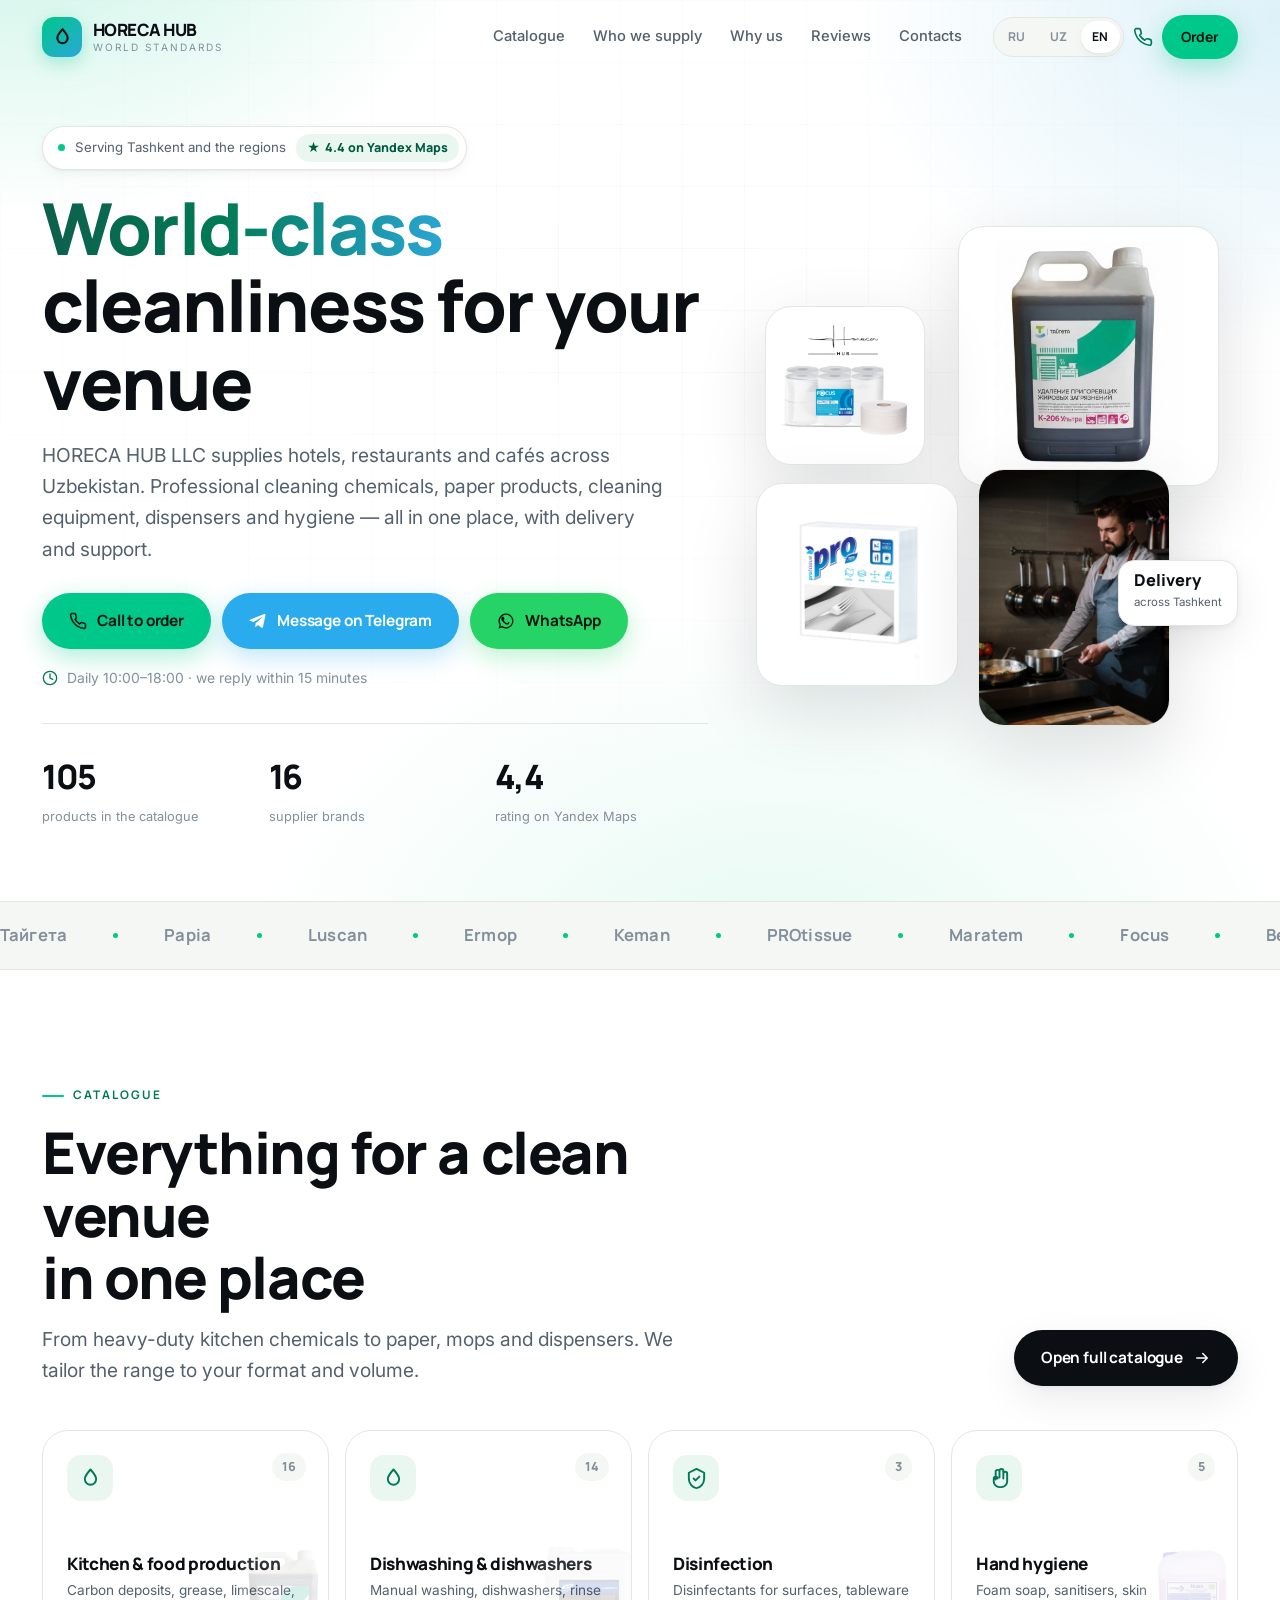
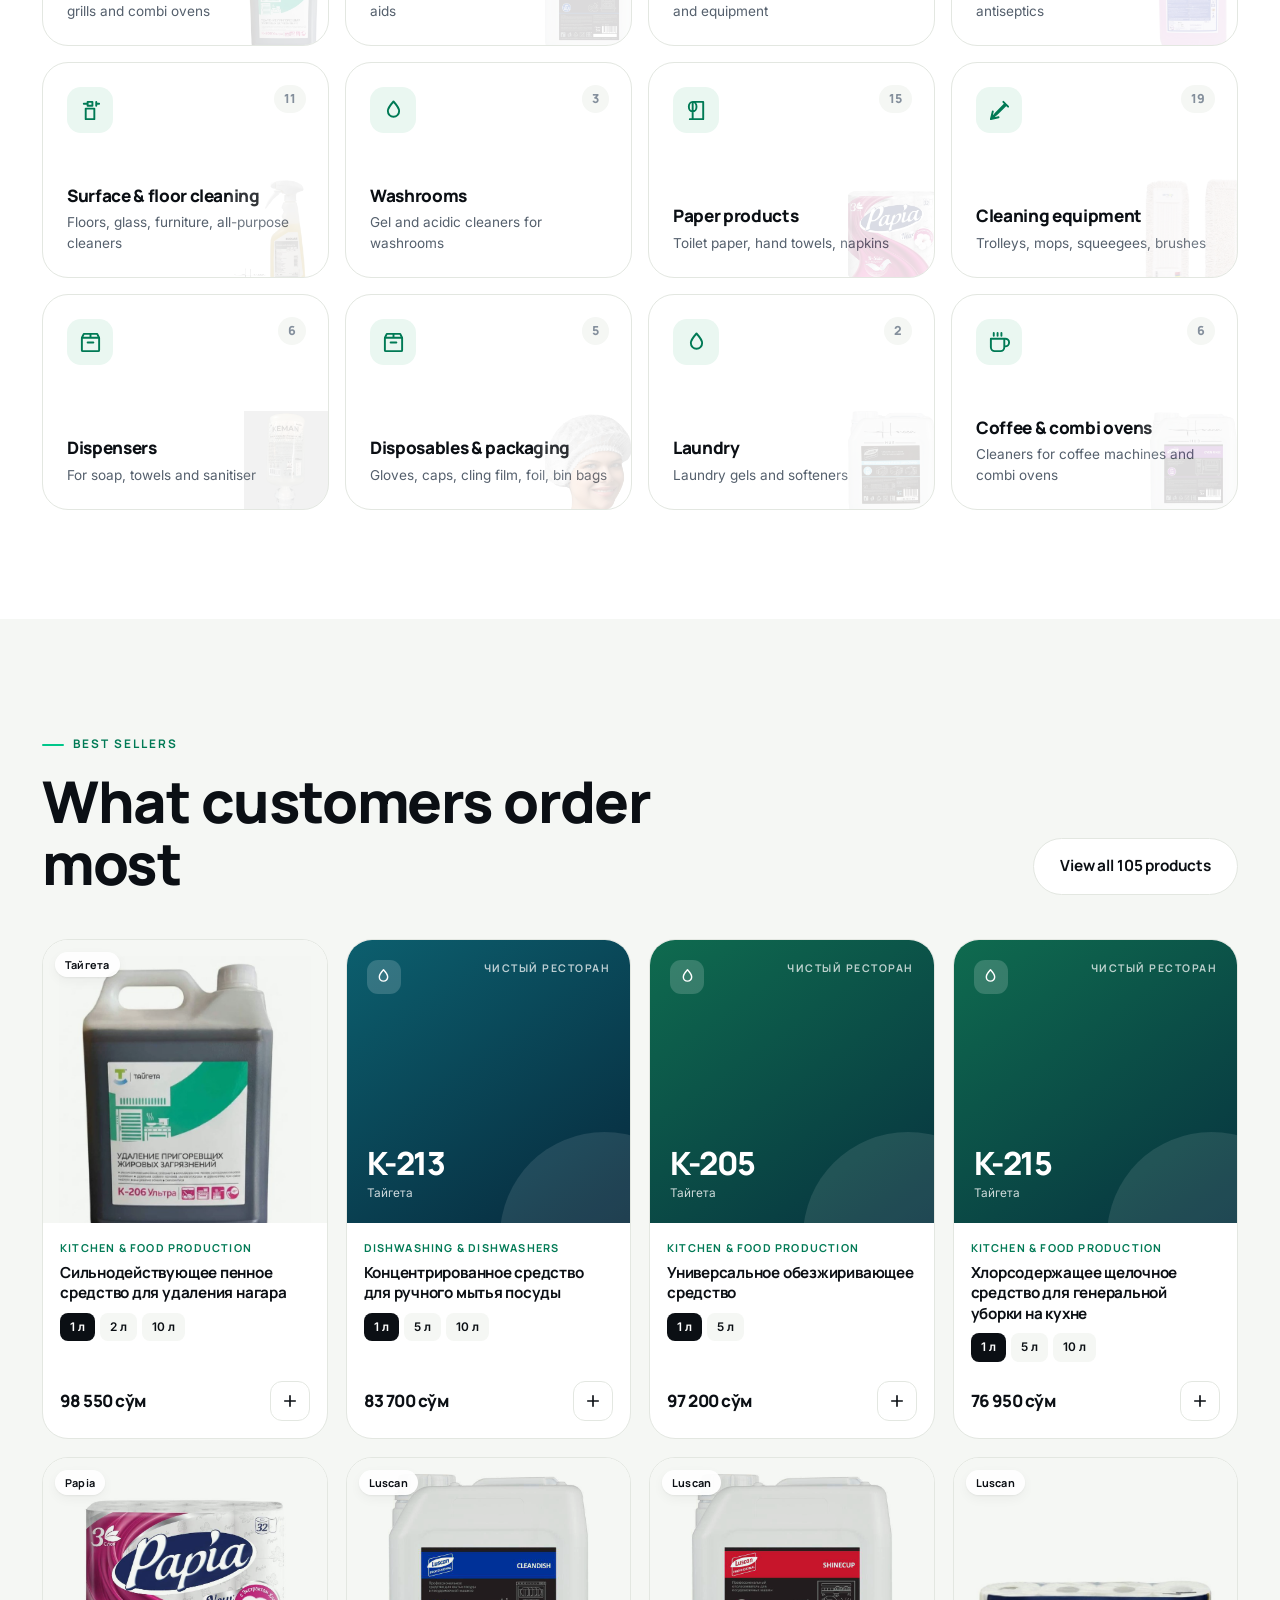
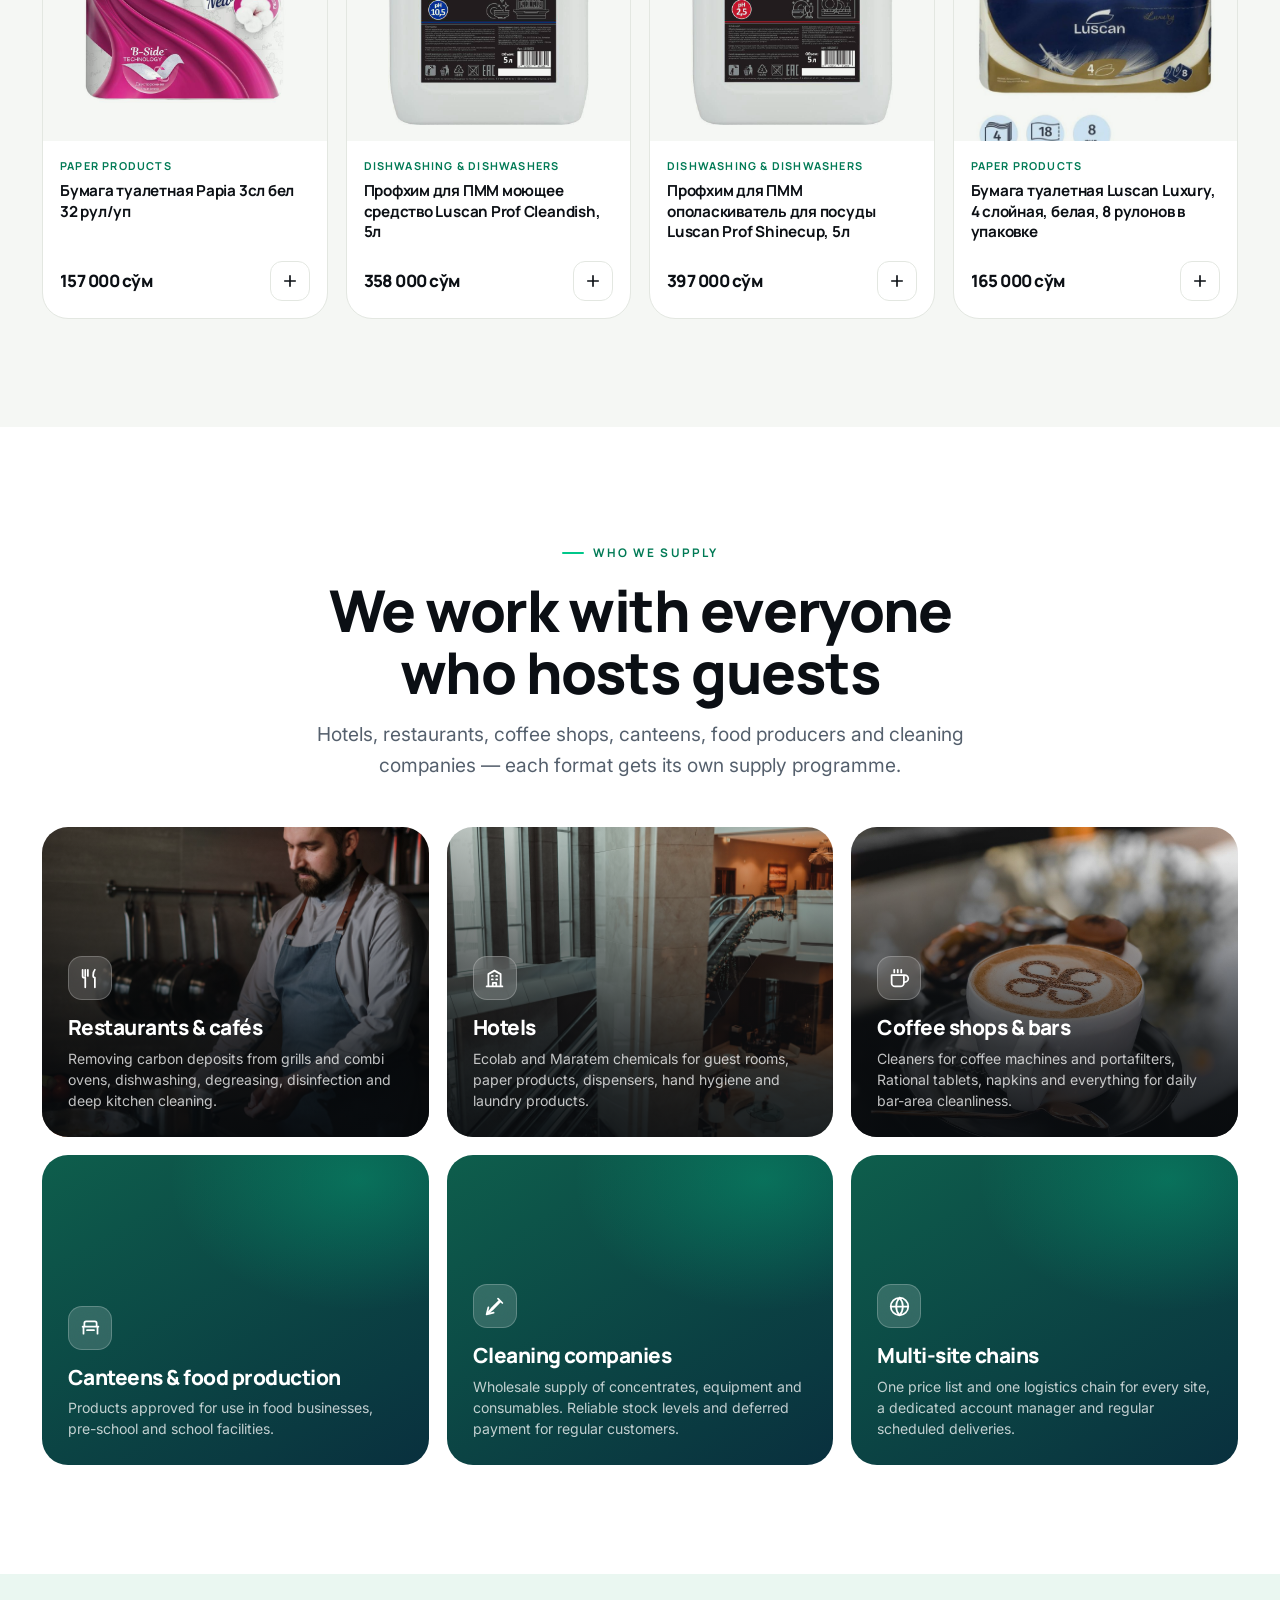
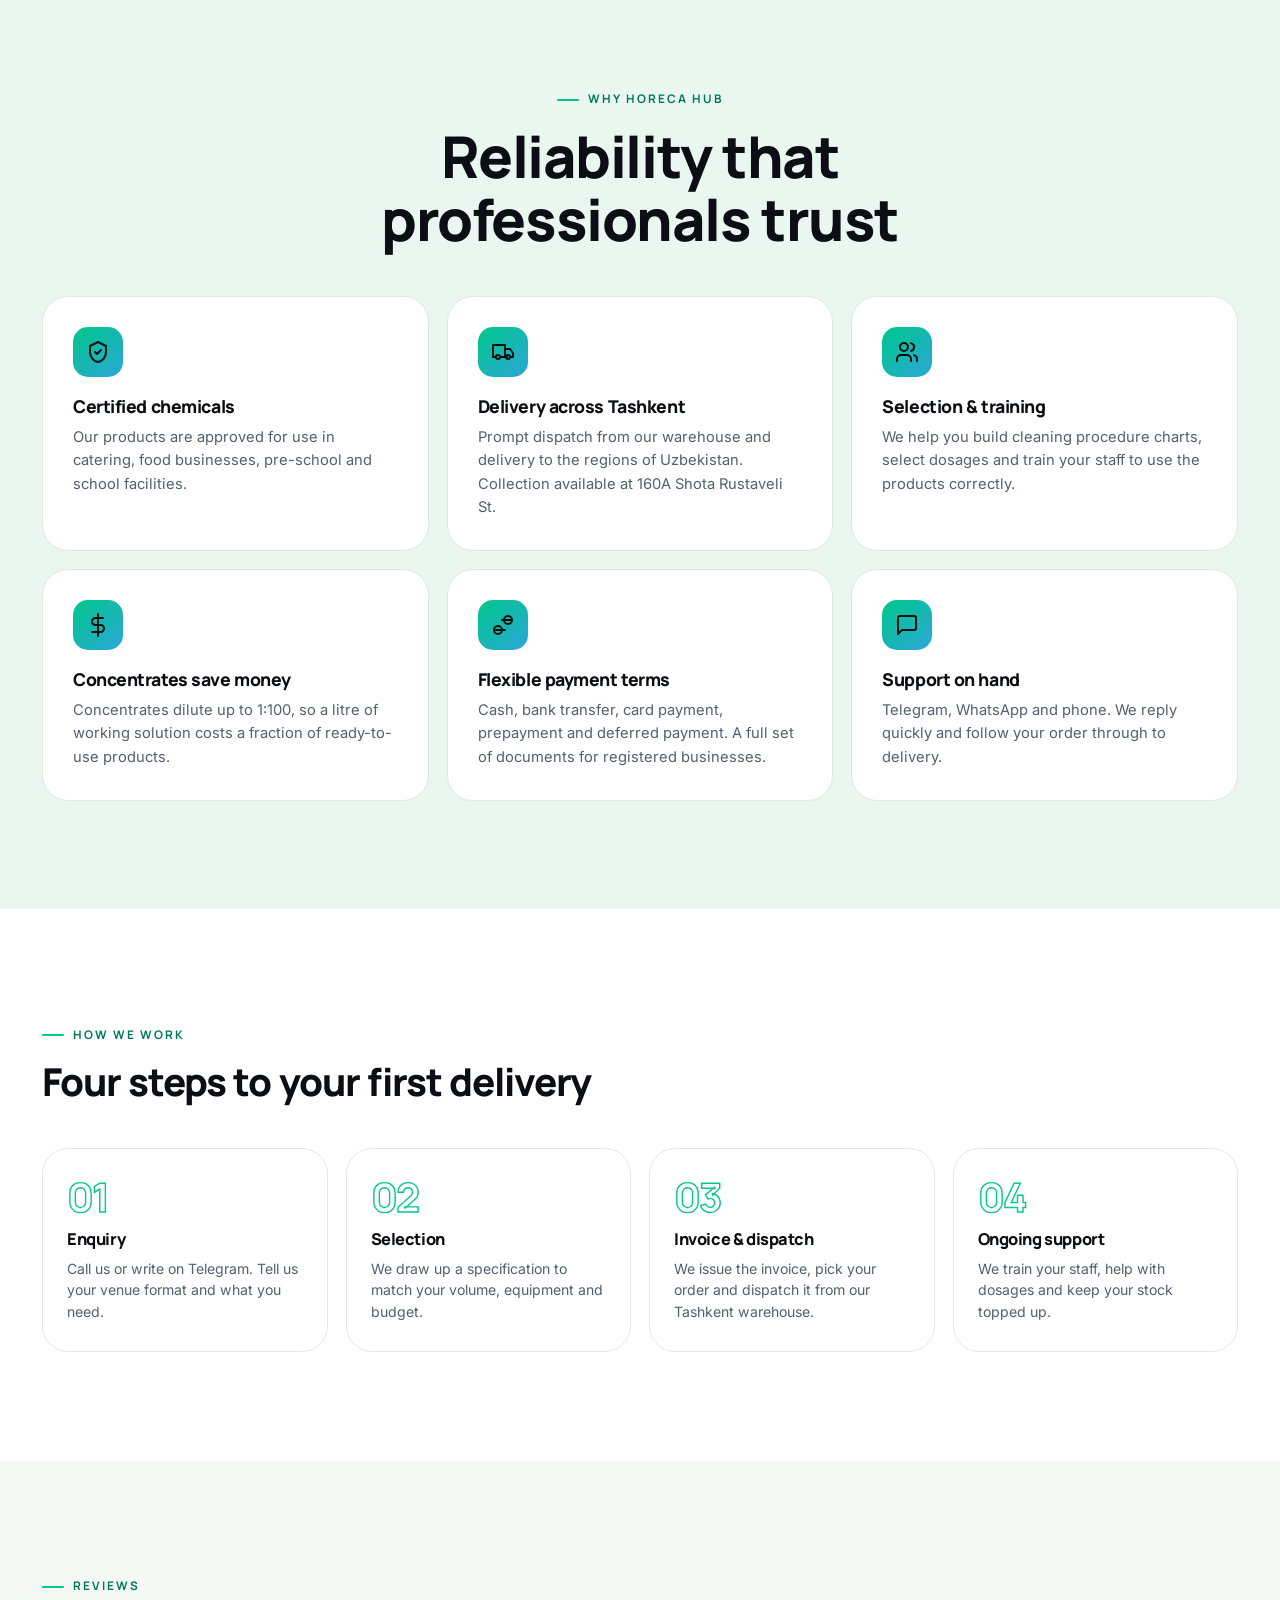
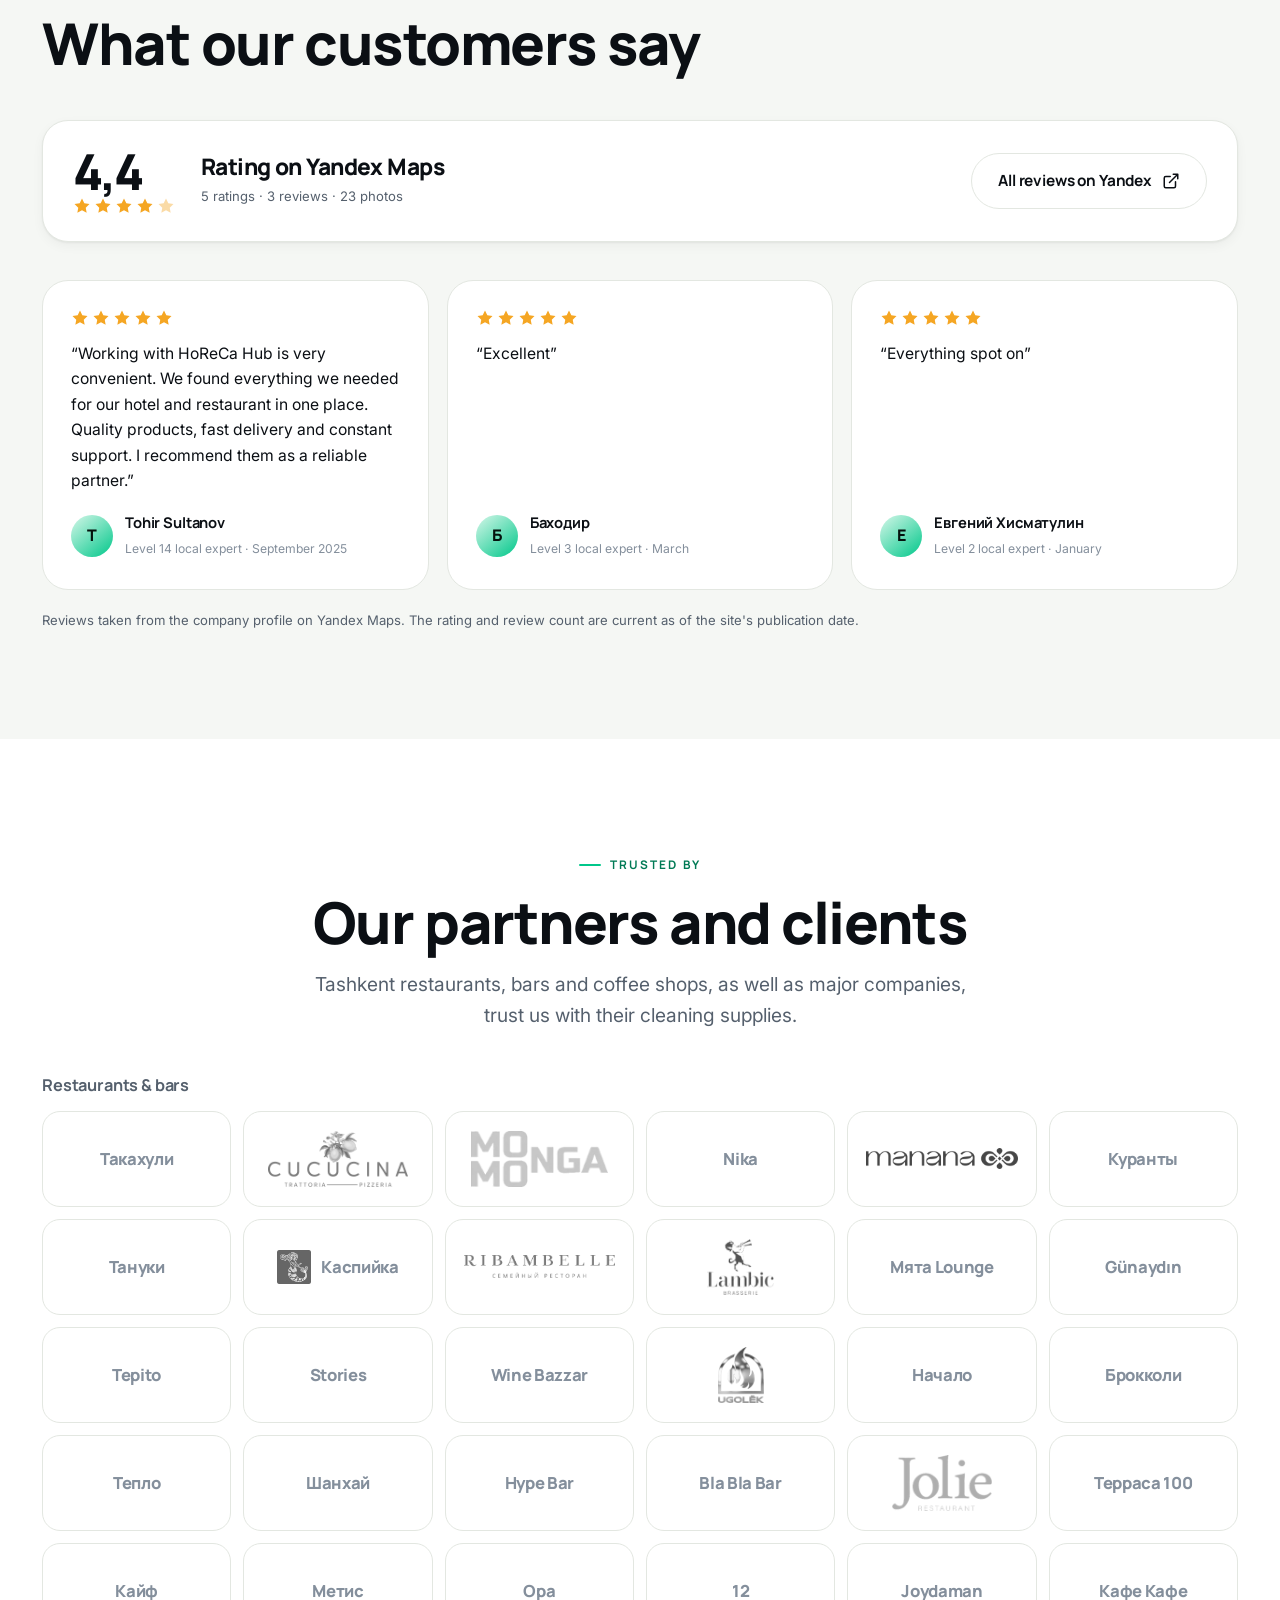
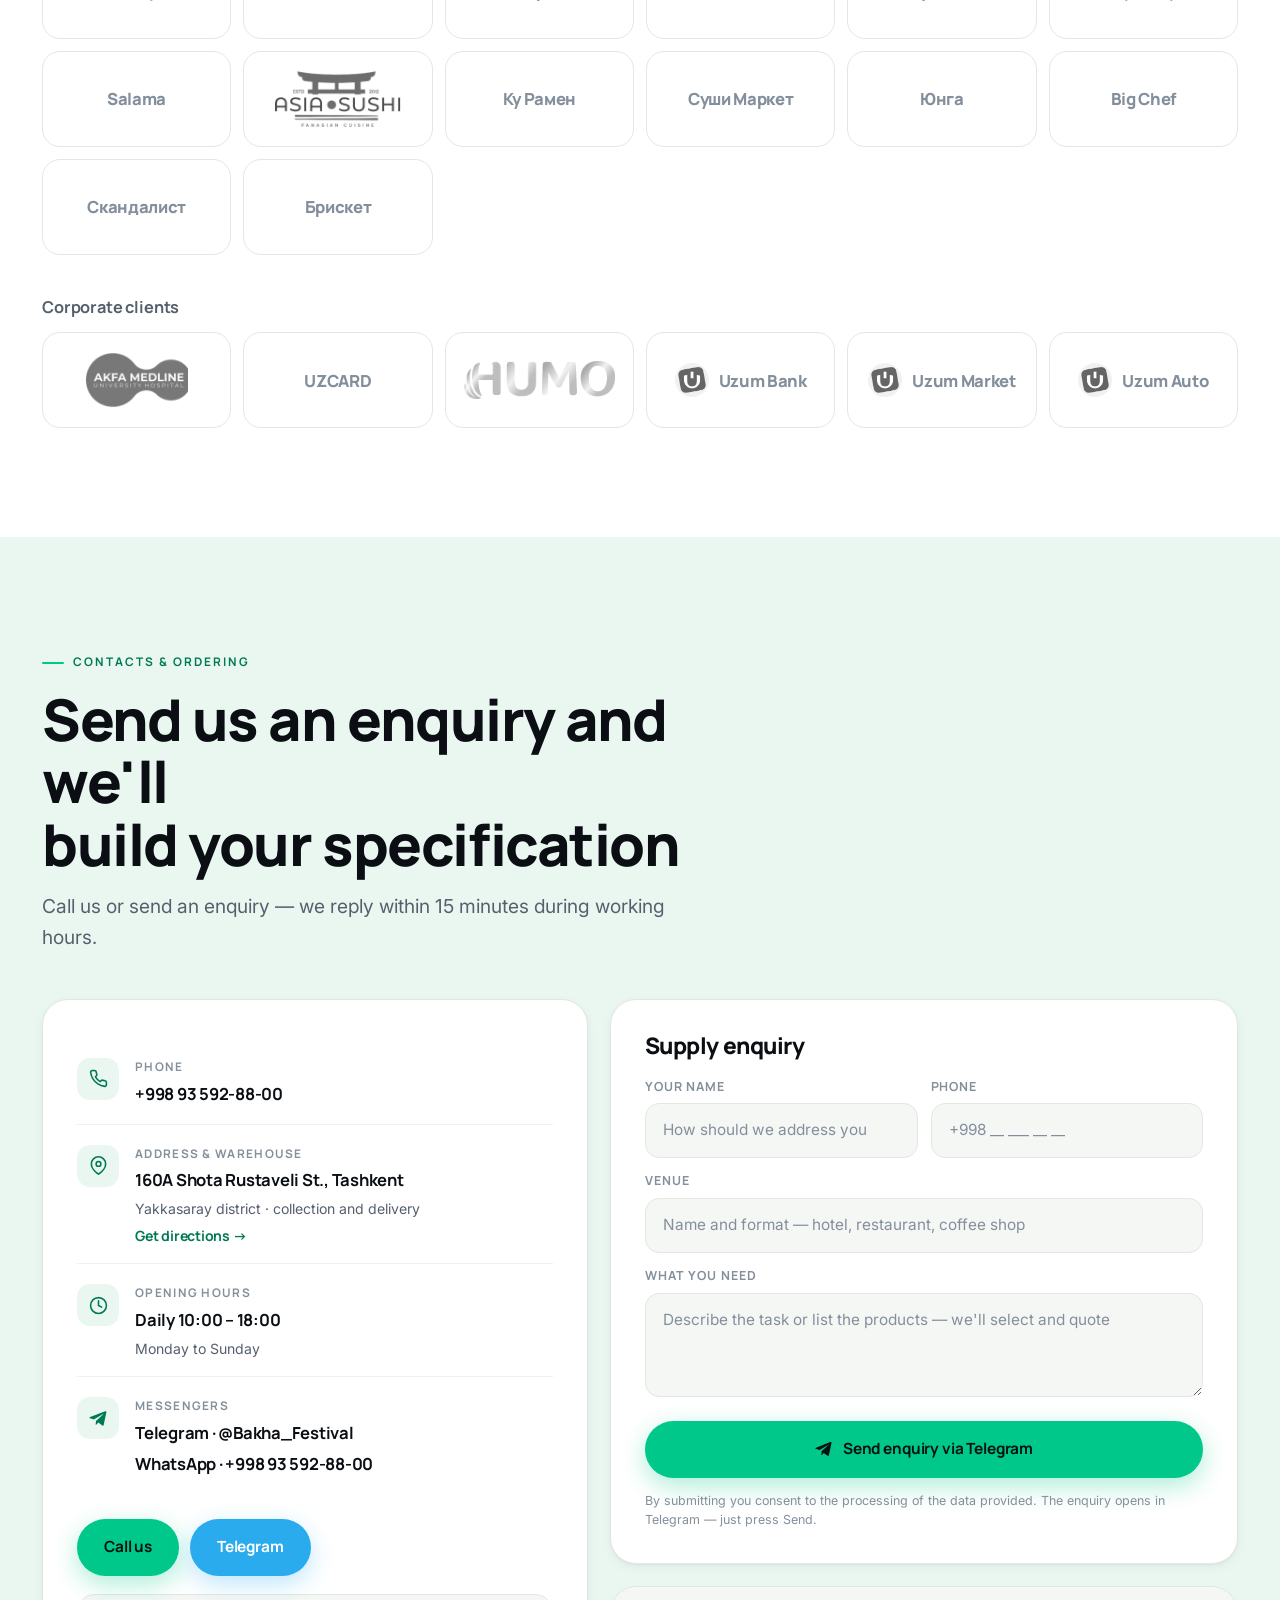
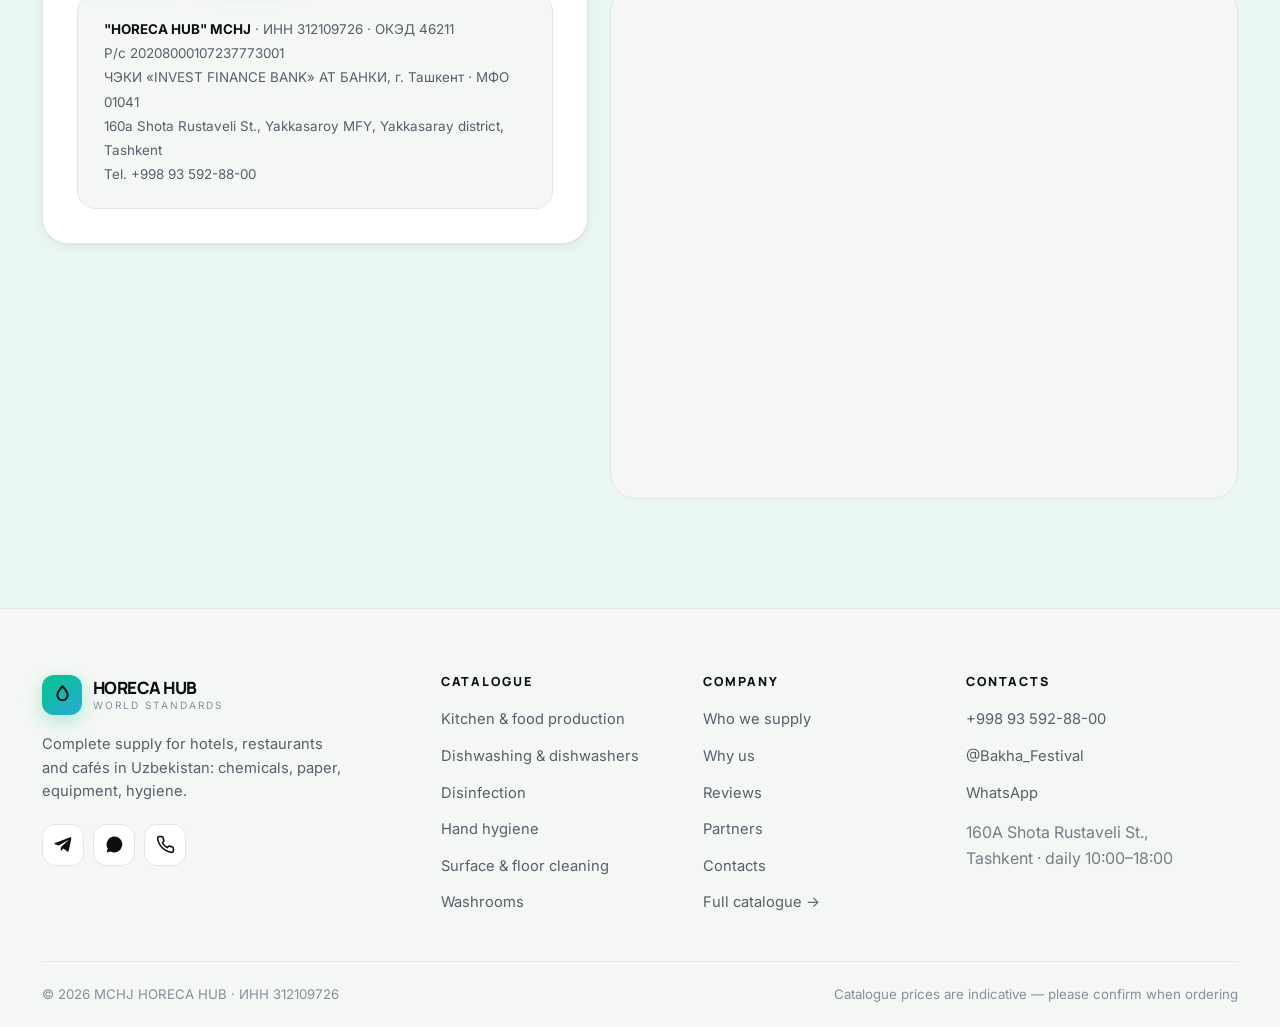
<file: index.html>
<!DOCTYPE html>
<html lang="ru">
<head>
<meta charset="utf-8">
<meta name="viewport" content="width=device-width,initial-scale=1">
<title data-i18n="meta.title">HORECA HUB — профессиональная химия, бумага и инвентарь для HoReCa в Ташкенте</title>
<meta name="description" data-i18n-meta="meta.desc" content="HORECA HUB — комплексное снабжение гостиниц, ресторанов и кафе в Узбекистане: профессиональная химия, бумажная продукция, уборочный инвентарь, диспенсеры и гигиена. Доставка по Ташкенту. Тел. +998 93 592-88-00">
<meta name="keywords" content="horeca hub, хорека хаб, профессиональная химия Ташкент, Тайгета Узбекистан, моющие средства для ресторана, бумажная продукция оптом, уборочный инвентарь, Ecolab, Luscan, диспенсеры, HoReCa Ташкент">
<link rel="canonical" href="https://horecahub.uz/">
<link rel="alternate" hreflang="ru" href="https://horecahub.uz/?lang=ru">
<link rel="alternate" hreflang="uz" href="https://horecahub.uz/?lang=uz">
<link rel="alternate" hreflang="en" href="https://horecahub.uz/?lang=en">
<link rel="alternate" hreflang="x-default" href="https://horecahub.uz/">
<meta property="og:type" content="website">
<meta property="og:site_name" content="HORECA HUB">
<meta property="og:title" content="HORECA HUB — мировые стандарты чистоты для HoReCa">
<meta property="og:description" content="Профессиональная химия, бумажная продукция, уборочный инвентарь и гигиена для гостиниц, ресторанов и кафе Узбекистана.">
<meta property="og:locale" content="ru_RU">
<meta name="theme-color" content="#FFFFFF">
<link rel="icon" href="assets/img/favicon.svg" type="image/svg+xml">
<link rel="apple-touch-icon" href="assets/img/favicon.svg">
<link rel="preconnect" href="https://fonts.googleapis.com">
<link rel="preconnect" href="https://fonts.gstatic.com" crossorigin>
<link href="https://fonts.googleapis.com/css2?family=Inter:wght@400;500;600;700&family=Manrope:wght@700;800&display=swap" rel="stylesheet">
<link rel="stylesheet" href="assets/css/main.css?v=1.4">
<script type="application/ld+json">
{"@context":"https://schema.org","@type":["Store","Organization"],
"name":"HORECA HUB","legalName":"\"HORECA HUB\" MCHJ","taxID":"312109726",
"description":"Комплексное снабжение гостиниц, ресторанов и кафе: профессиональная химия, бумажная продукция, уборочный инвентарь, гигиена.",
"url":"https://horecahub.uz/","telephone":"+998935928800",
"address":{"@type":"PostalAddress","streetAddress":"ул. Шота Руставели, 160А","addressLocality":"Ташкент","addressRegion":"Яккасарайский район","addressCountry":"UZ"},
"geo":{"@type":"GeoCoordinates","latitude":41.255294,"longitude":69.215194},
"openingHoursSpecification":{"@type":"OpeningHoursSpecification","dayOfWeek":["Monday","Tuesday","Wednesday","Thursday","Friday","Saturday","Sunday"],"opens":"10:00","closes":"18:00"},
"aggregateRating":{"@type":"AggregateRating","ratingValue":"4.4","reviewCount":"3","ratingCount":"5","bestRating":"5"},
"sameAs":["https://t.me/Bakha_Festival","https://yandex.uz/maps/org/horecahub/129416108377/"]}
</script>
</head>
<body>

<!-- ======================= HEADER ======================= -->
<header class="hdr" id="hdr">
  <div class="wrap hdr-in">
    <a href="/" class="logo" aria-label="HORECA HUB">
      <span class="logo-m" aria-hidden="true">
        <svg viewBox="0 0 24 24" fill="none" stroke="#04120D" stroke-width="2.3" stroke-linecap="round" stroke-linejoin="round">
          <path d="M12 2.6c3.6 4 5.9 7 5.9 10a5.9 5.9 0 1 1-11.8 0c0-3 2.3-6 5.9-10Z"/></svg>
      </span>
      <span class="logo-t"><b>HORECA HUB</b><i data-i18n="brand.tagline">Мировые стандарты</i></span>
    </a>

    <nav class="nav" aria-label="Главное меню">
      <a href="#catalog"  data-i18n="nav.catalog">Каталог</a>
      <a href="#segments" data-i18n="nav.segments">Кому поставляем</a>
      <a href="#why"      data-i18n="nav.why">Почему мы</a>
      <a href="#reviews"  data-i18n="nav.reviews">Отзывы</a>
      <a href="#contacts" data-i18n="nav.contacts">Контакты</a>
    </nav>

    <div class="hdr-act">
      <div class="lang" id="lang" role="group" aria-label="Язык / Til / Language">
        <button type="button" data-lang="ru">RU</button>
        <button type="button" data-lang="uz">UZ</button>
        <button type="button" data-lang="en">EN</button>
      </div>
      <a class="hdr-tel" href="tel:+998935928800">
        <svg viewBox="0 0 24 24" fill="none" stroke="currentColor" stroke-width="2" stroke-linecap="round" stroke-linejoin="round"><path d="M22 16.9v3a2 2 0 0 1-2.2 2 19.8 19.8 0 0 1-8.6-3.1 19.5 19.5 0 0 1-6-6A19.8 19.8 0 0 1 2.1 4.2 2 2 0 0 1 4.1 2h3a2 2 0 0 1 2 1.7c.1 1 .4 1.9.7 2.8a2 2 0 0 1-.5 2.1L8.1 9.9a16 16 0 0 0 6 6l1.3-1.2a2 2 0 0 1 2.1-.5c.9.3 1.8.6 2.8.7a2 2 0 0 1 1.7 2Z"/></svg>
        +998 93 592-88-00
      </a>
      <a class="btn btn-a btn-s" href="#order" data-i18n="btn.order">Заказать</a>
      <button class="burger" id="burger" aria-label="Меню" aria-expanded="false"><span></span><span></span><span></span></button>
    </div>
  </div>
</header>

<div class="drawer" id="drawer">
  <div class="lang" role="group" aria-label="Язык / Til / Language">
    <button type="button" data-lang="ru">RU</button>
    <button type="button" data-lang="uz">UZ</button>
    <button type="button" data-lang="en">EN</button>
  </div>
  <a class="d-l" href="#catalog"  data-i18n="nav.catalog">Каталог</a>
  <a class="d-l" href="#segments" data-i18n="nav.segments">Кому поставляем</a>
  <a class="d-l" href="#why"      data-i18n="nav.why">Почему мы</a>
  <a class="d-l" href="#reviews"  data-i18n="nav.reviews">Отзывы</a>
  <a class="d-l" href="#partners" data-i18n="nav.partners">Партнёры</a>
  <a class="d-l" href="#contacts" data-i18n="nav.contacts">Контакты</a>
  <a class="d-l" href="catalog.html" data-i18n="nav.full">Весь каталог →</a>
  <div class="d-act">
    <a class="btn btn-a btn-block" href="tel:+998935928800" data-i18n="btn.call">Позвонить</a>
    <a class="btn btn-tg btn-block" href="https://t.me/Bakha_Festival" target="_blank" rel="noopener">Telegram</a>
  </div>
</div>

<!-- ======================= HERO ======================= -->
<section class="hero">
  <div class="wrap hero-grid">
    <div>
      <span class="pill"><span class="dot"></span> <span data-i18n="hero.pill">Работаем по Ташкенту и регионам</span> <b>★ <span data-i18n="hero.rating">4,4 на Яндекс Картах</span></b></span>

      <h1 class="h-xxl" data-i18n-html="hero.h1">Чистота <span class="grad">мирового уровня</span> для вашего заведения</h1>

      <p class="lead" data-i18n="hero.lead">ООО «HORECA HUB» — комплексное снабжение гостиниц, ресторанов и кафе в Узбекистане. Профессиональная химия, бумажная продукция, уборочный инвентарь, диспенсеры и гигиена — в одном месте, с доставкой и поддержкой.</p>

      <!-- ГЛАВНЫЕ КНОПКИ ЗАКАЗА -->
      <div class="cta-row">
        <a class="btn btn-a" href="tel:+998935928800">
          <svg viewBox="0 0 24 24" fill="none" stroke="currentColor" stroke-width="2" stroke-linecap="round" stroke-linejoin="round"><path d="M22 16.9v3a2 2 0 0 1-2.2 2 19.8 19.8 0 0 1-8.6-3.1 19.5 19.5 0 0 1-6-6A19.8 19.8 0 0 1 2.1 4.2 2 2 0 0 1 4.1 2h3a2 2 0 0 1 2 1.7c.1 1 .4 1.9.7 2.8a2 2 0 0 1-.5 2.1L8.1 9.9a16 16 0 0 0 6 6l1.3-1.2a2 2 0 0 1 2.1-.5c.9.3 1.8.6 2.8.7a2 2 0 0 1 1.7 2Z"/></svg>
          <span data-i18n="cta.call">Позвонить и заказать</span>
        </a>
        <a class="btn btn-tg" href="https://t.me/Bakha_Festival" target="_blank" rel="noopener">
          <svg viewBox="0 0 24 24" fill="currentColor"><path d="M21.9 4.3 18.6 20c-.2 1.1-.9 1.4-1.8.9l-5-3.7-2.4 2.3c-.3.3-.5.5-1 .5l.4-5 9.2-8.3c.4-.4-.1-.6-.6-.2L6.1 13.2l-4.9-1.5c-1-.3-1-1 .2-1.5l19.1-7.4c.9-.3 1.7.2 1.4 1.5Z"/></svg>
          <span data-i18n="cta.tg">Написать в Telegram</span>
        </a>
        <a class="btn btn-wa" href="https://wa.me/998935928800" target="_blank" rel="noopener">
          <svg viewBox="0 0 24 24" fill="currentColor"><path d="M17.5 14.4c-.3-.2-1.8-.9-2-1s-.5-.1-.7.1-.8 1-1 1.2-.4.2-.7.1a8.2 8.2 0 0 1-2.4-1.5 9 9 0 0 1-1.7-2.1c-.1-.3 0-.4.1-.6l.5-.6.3-.5V9l-1-2.3c-.2-.6-.5-.5-.7-.5h-.6c-.2 0-.6.1-.9.4A3.3 3.3 0 0 0 5.7 9c0 1.5 1 2.9 1.2 3.1a12 12 0 0 0 4.6 4.1c1.8.7 2.2.6 2.6.5.6 0 1.8-.7 2-1.5.3-.7.3-1.3.2-1.4l-.8-.4ZM12 2a10 10 0 0 0-8.5 15.2L2 22l4.9-1.3A10 10 0 1 0 12 2Zm0 18.2a8.2 8.2 0 0 1-4.2-1.2l-.3-.2-3 .8.8-2.9-.2-.3A8.2 8.2 0 1 1 12 20.2Z"/></svg>
          <span data-i18n="cta.wa">WhatsApp</span>
        </a>
      </div>

      <p class="cta-note">
        <svg viewBox="0 0 24 24" fill="none" stroke="currentColor" stroke-width="2" stroke-linecap="round" stroke-linejoin="round"><circle cx="12" cy="12" r="10"/><path d="M12 6v6l4 2"/></svg>
        <span data-i18n="hero.hours">Ежедневно 10:00–18:00 · ответим в течение 15 минут</span>
      </p>

      <div class="hero-stats">
        <div><b data-count="105">105</b><span data-i18n="stat.items">позиций в каталоге</span></div>
        <div><b data-count="16">16</b><span data-i18n="stat.brands">брендов-поставщиков</span></div>
        <div><b data-count="4.4" data-dec="1">4,4</b><span data-i18n="stat.rating">рейтинг на Яндекс Картах</span></div>
      </div>
    </div>

    <div class="collage" aria-hidden="true">
      <div class="cg cg-1"><img src="assets/img/products/128_0.jpg" alt="" loading="eager" width="800" height="800"></div>
      <div class="cg cg-4"><img src="assets/img/products/113_0.jpg" alt="" loading="eager" width="800" height="800"></div>
      <div class="cg cg-2"><img src="assets/img/products/110_0.jpg" alt="" loading="lazy" width="800" height="800"></div>
      <div class="cg cg-3 ph"><img src="assets/img/site/kitchen1.jpg" alt="" loading="lazy"></div>
      <div class="cg-badge cgb-1"><b data-i18n="badge.delivery">Доставка</b><span data-i18n="badge.deliveryIn">по Ташкенту</span></div>
    </div>
  </div>
</section>

<!-- ======================= BRANDS ======================= -->
<div class="marq" aria-label="Бренды">
  <div class="marq-t" id="marq"></div>
</div>

<!-- ======================= CATEGORIES ======================= -->
<section class="sec" id="catalog">
  <div class="wrap">
    <div class="sec-top">
      <div class="sec-h rv">
        <span class="eyebrow" data-i18n="cat.eyebrow">Каталог</span>
        <h2 class="h-xl" data-i18n-html="cat.h2">Всё для чистоты заведения<br>в одном месте</h2>
        <p class="lead" data-i18n="cat.lead">От сильнодействующей химии для кухни до бумаги, мопов и диспенсеров. Подберём ассортимент под ваш формат и объём.</p>
      </div>
      <a class="btn btn-d rv" href="catalog.html">
        <span data-i18n="cat.openAll">Открыть весь каталог</span>
        <svg viewBox="0 0 24 24" fill="none" stroke="currentColor" stroke-width="2" stroke-linecap="round" stroke-linejoin="round"><path d="M5 12h14M13 6l6 6-6 6"/></svg>
      </a>
    </div>
    <div class="cats" id="cats"></div>
  </div>
</section>

<!-- ======================= POPULAR ======================= -->
<section class="sec sec-sand">
  <div class="wrap">
    <div class="sec-top">
      <div class="sec-h rv">
        <span class="eyebrow" data-i18n="pop.eyebrow">Хиты продаж</span>
        <h2 class="h-xl" data-i18n="pop.h2">Что заказывают чаще всего</h2>
      </div>
      <a class="btn btn-o rv" href="catalog.html" data-i18n="pop.all">Смотреть все 105 позиций</a>
    </div>
    <div class="prods" id="popular"></div>
  </div>
</section>

<!-- ======================= SEGMENTS ======================= -->
<section class="sec" id="segments">
  <div class="wrap">
    <div class="sec-h ctr rv">
      <span class="eyebrow" data-i18n="seg.eyebrow">Кому поставляем</span>
      <h2 class="h-xl" data-i18n="seg.h2">Работаем с теми, кто принимает гостей</h2>
      <p class="lead" data-i18n="seg.lead">Отели, рестораны, кофейни, столовые, пищевые производства и клининговые компании — для каждого формата своя программа снабжения.</p>
    </div>
    <div class="segs">
      <article class="seg rv">
        <img src="assets/img/site/kitchen1.jpg" alt="Профессиональная кухня ресторана" loading="lazy">
        <span class="seg-ic"><svg viewBox="0 0 24 24" fill="none" stroke="currentColor" stroke-width="2" stroke-linecap="round" stroke-linejoin="round"><path d="M3 2v7c0 1.1.9 2 2 2h1v11M6 2v7M9 2v7M17 2c-1.7 1.7-2 4-2 6.5 0 1.4 1 2.5 2 2.5v11"/></svg></span>
        <h3 data-i18n="seg1.h">Рестораны и кафе</h3>
        <p data-i18n="seg1.p">Удаление нагара с грилей и пароконвектоматов, мойка посуды, обезжиривание, дезинфекция и генеральная уборка кухни.</p>
      </article>
      <article class="seg rv">
        <img src="assets/img/site/hotel1.jpg" alt="Лобби гостиницы" loading="lazy">
        <span class="seg-ic"><svg viewBox="0 0 24 24" fill="none" stroke="currentColor" stroke-width="2" stroke-linecap="round" stroke-linejoin="round"><path d="M3 21h18M5 21V7l7-4 7 4v14M9 9h1M14 9h1M9 13h1M14 13h1M10 21v-4h4v4"/></svg></span>
        <h3 data-i18n="seg2.h">Отели и гостиницы</h3>
        <p data-i18n="seg2.p">Химия для номерного фонда Ecolab и Maratem, бумажная продукция, диспенсеры, гигиена рук и средства для прачечной.</p>
      </article>
      <article class="seg rv">
        <img src="assets/img/site/cafe1.jpg" alt="Кофейня" loading="lazy">
        <span class="seg-ic"><svg viewBox="0 0 24 24" fill="none" stroke="currentColor" stroke-width="2" stroke-linecap="round" stroke-linejoin="round"><path d="M17 8h1a4 4 0 1 1 0 8h-1M3 8h14v9a4 4 0 0 1-4 4H7a4 4 0 0 1-4-4ZM6 2v3M10 2v3M14 2v3"/></svg></span>
        <h3 data-i18n="seg3.h">Кофейни и бары</h3>
        <p data-i18n="seg3.p">Средства для кофемашин и холдеров, таблетки Rational, салфетки, стаканы и всё для ежедневной чистоты барной зоны.</p>
      </article>
      <article class="seg nophoto rv">
        <span class="seg-ic"><svg viewBox="0 0 24 24" fill="none" stroke="currentColor" stroke-width="2" stroke-linecap="round" stroke-linejoin="round"><path d="M3 11h18M5 11V7a2 2 0 0 1 2-2h10a2 2 0 0 1 2 2v4M4 11v8M20 11v8M8 15h8"/></svg></span>
        <h3 data-i18n="seg4.h">Столовые и пищевые производства</h3>
        <p data-i18n="seg4.p">Средства, разрешённые для применения на пищевых предприятиях, в дошкольных и школьных учреждениях.</p>
      </article>
      <article class="seg nophoto rv">
        <span class="seg-ic"><svg viewBox="0 0 24 24" fill="none" stroke="currentColor" stroke-width="2" stroke-linecap="round" stroke-linejoin="round"><path d="m16 3 5 5M19 6 9.5 15.5 4 20l4.5-5.5L18 5M5 13l-2 8 8-2"/></svg></span>
        <h3 data-i18n="seg5.h">Клининговые компании</h3>
        <p data-i18n="seg5.p">Оптовые поставки концентратов, инвентаря и расходников. Стабильные остатки на складе и отсрочка для постоянных клиентов.</p>
      </article>
      <article class="seg nophoto rv">
        <span class="seg-ic"><svg viewBox="0 0 24 24" fill="none" stroke="currentColor" stroke-width="2" stroke-linecap="round" stroke-linejoin="round"><path d="M12 2a10 10 0 1 0 0 20 10 10 0 0 0 0-20ZM2 12h20M12 2a15 15 0 0 1 0 20 15 15 0 0 1 0-20Z"/></svg></span>
        <h3 data-i18n="seg6.h">Сетевые проекты</h3>
        <p data-i18n="seg6.p">Единый прайс и логистика для всех точек сети, персональный менеджер и регулярные плановые отгрузки.</p>
      </article>
    </div>
  </div>
</section>

<!-- ======================= WHY ======================= -->
<section class="sec sec-mint" id="why">
  <div class="wrap">
    <div class="sec-h ctr rv">
      <span class="eyebrow" data-i18n="why.eyebrow">Почему HORECA HUB</span>
      <h2 class="h-xl" data-i18n="why.h2">Надёжность, которой доверяют профессионалы</h2>
    </div>
    <div class="feats">
      <article class="feat rv">
        <span class="feat-ic"><svg viewBox="0 0 24 24" fill="none" stroke="currentColor" stroke-width="2" stroke-linecap="round" stroke-linejoin="round"><path d="M12 2 4 6v6c0 5 3.4 9.4 8 10 4.6-.6 8-5 8-10V6l-8-4Z"/><path d="m9 12 2 2 4-4"/></svg></span>
        <h3 data-i18n="why1.h">Сертифицированная химия</h3>
        <p data-i18n="why1.p">Средства разрешены для применения на объектах общественного питания, пищевых предприятиях, в дошкольных и школьных учреждениях.</p>
      </article>
      <article class="feat rv">
        <span class="feat-ic"><svg viewBox="0 0 24 24" fill="none" stroke="currentColor" stroke-width="2" stroke-linecap="round" stroke-linejoin="round"><path d="M10 17h4V5H2v12h3M20 17h2v-4l-3-4h-5v8h2M5 17a2 2 0 1 0 4 0 2 2 0 0 0-4 0ZM15 17a2 2 0 1 0 4 0 2 2 0 0 0-4 0Z"/></svg></span>
        <h3 data-i18n="why2.h">Доставка по Ташкенту</h3>
        <p data-i18n="why2.p">Оперативная отгрузка со склада, доставка в регионы Узбекистана. Самовывоз с Шота Руставели, 160А.</p>
      </article>
      <article class="feat rv">
        <span class="feat-ic"><svg viewBox="0 0 24 24" fill="none" stroke="currentColor" stroke-width="2" stroke-linecap="round" stroke-linejoin="round"><path d="M16 21v-2a4 4 0 0 0-4-4H6a4 4 0 0 0-4 4v2M9 11a4 4 0 1 0 0-8 4 4 0 0 0 0 8ZM22 21v-2a4 4 0 0 0-3-3.9M16 3.1a4 4 0 0 1 0 7.8"/></svg></span>
        <h3 data-i18n="why3.h">Подбор и обучение</h3>
        <p data-i18n="why3.p">Поможем составить технологические карты уборки, подобрать дозировки и обучить персонал правильному применению средств.</p>
      </article>
      <article class="feat rv">
        <span class="feat-ic"><svg viewBox="0 0 24 24" fill="none" stroke="currentColor" stroke-width="2" stroke-linecap="round" stroke-linejoin="round"><path d="M12 1v22M17 5H9.5a3.5 3.5 0 0 0 0 7h5a3.5 3.5 0 0 1 0 7H6"/></svg></span>
        <h3 data-i18n="why4.h">Выгодно на концентратах</h3>
        <p data-i18n="why4.p">Концентраты разводятся до 1:100 — себестоимость литра рабочего раствора в разы ниже готовых средств.</p>
      </article>
      <article class="feat rv">
        <span class="feat-ic"><svg viewBox="0 0 24 24" fill="none" stroke="currentColor" stroke-width="2" stroke-linecap="round" stroke-linejoin="round"><path d="M20 7h-9M14 17H5M17 3a4 4 0 1 0 0 8 4 4 0 0 0 0-8ZM7 13a4 4 0 1 0 0 8 4 4 0 0 0 0-8Z"/></svg></span>
        <h3 data-i18n="why5.h">Гибкие условия оплаты</h3>
        <p data-i18n="why5.p">Наличные, перечисление, оплата картой, предоплата и постоплата. Полный пакет документов для юридических лиц.</p>
      </article>
      <article class="feat rv">
        <span class="feat-ic"><svg viewBox="0 0 24 24" fill="none" stroke="currentColor" stroke-width="2" stroke-linecap="round" stroke-linejoin="round"><path d="M21 15a2 2 0 0 1-2 2H7l-4 4V5a2 2 0 0 1 2-2h14a2 2 0 0 1 2 2Z"/></svg></span>
        <h3 data-i18n="why6.h">Поддержка на связи</h3>
        <p data-i18n="why6.p">Telegram, WhatsApp и телефон. Отвечаем быстро и ведём заказ до момента получения.</p>
      </article>
    </div>
  </div>
</section>

<!-- ======================= HOW ======================= -->
<section class="sec">
  <div class="wrap">
    <div class="sec-h rv">
      <span class="eyebrow" data-i18n="how.eyebrow">Как мы работаем</span>
      <h2 class="h-l" data-i18n="how.h2">Четыре шага до первой поставки</h2>
    </div>
    <div class="steps">
      <article class="step rv"><h3 data-i18n="how1.h">Заявка</h3><p data-i18n="how1.p">Звоните или пишите в Telegram. Расскажите формат заведения и задачи.</p></article>
      <article class="step rv"><h3 data-i18n="how2.h">Подбор</h3><p data-i18n="how2.p">Составим спецификацию под ваш объём, оборудование и бюджет.</p></article>
      <article class="step rv"><h3 data-i18n="how3.h">Счёт и отгрузка</h3><p data-i18n="how3.p">Выставим счёт, соберём заказ и отгрузим со склада в Ташкенте.</p></article>
      <article class="step rv"><h3 data-i18n="how4.h">Сопровождение</h3><p data-i18n="how4.p">Обучим персонал, поможем с дозировками и будем пополнять запасы.</p></article>
    </div>
  </div>
</section>

<!-- ======================= REVIEWS ======================= -->
<section class="sec sec-sand" id="reviews">
  <div class="wrap">
    <div class="sec-h rv">
      <span class="eyebrow" data-i18n="rev.eyebrow">Отзывы</span>
      <h2 class="h-xl" data-i18n="rev.h2">Что говорят клиенты</h2>
    </div>

    <div class="rev-top rv">
      <div>
        <div class="rate-big">4,4</div>
        <div class="stars" aria-label="4,4 / 5">
          <svg viewBox="0 0 24 24" fill="currentColor"><path d="m12 2 3.1 6.3 6.9 1-5 4.9 1.2 6.8L12 17.8 5.8 21l1.2-6.8-5-4.9 6.9-1Z"/></svg>
          <svg viewBox="0 0 24 24" fill="currentColor"><path d="m12 2 3.1 6.3 6.9 1-5 4.9 1.2 6.8L12 17.8 5.8 21l1.2-6.8-5-4.9 6.9-1Z"/></svg>
          <svg viewBox="0 0 24 24" fill="currentColor"><path d="m12 2 3.1 6.3 6.9 1-5 4.9 1.2 6.8L12 17.8 5.8 21l1.2-6.8-5-4.9 6.9-1Z"/></svg>
          <svg viewBox="0 0 24 24" fill="currentColor"><path d="m12 2 3.1 6.3 6.9 1-5 4.9 1.2 6.8L12 17.8 5.8 21l1.2-6.8-5-4.9 6.9-1Z"/></svg>
          <svg viewBox="0 0 24 24" fill="currentColor" style="opacity:.4"><path d="m12 2 3.1 6.3 6.9 1-5 4.9 1.2 6.8L12 17.8 5.8 21l1.2-6.8-5-4.9 6.9-1Z"/></svg>
        </div>
      </div>
      <div style="flex:1;min-width:220px">
        <h3 class="h-m" data-i18n="rev.score">Оценка на Яндекс Картах</h3>
        <p class="muted tiny" style="margin-top:6px" data-i18n="rev.meta">5 оценок · 3 отзыва · 23 фотографии</p>
      </div>
      <a class="btn btn-o" href="https://yandex.uz/maps/org/horecahub/129416108377/reviews/" target="_blank" rel="noopener">
        <span data-i18n="rev.all">Все отзывы на Яндексе</span>
        <svg viewBox="0 0 24 24" fill="none" stroke="currentColor" stroke-width="2" stroke-linecap="round" stroke-linejoin="round"><path d="M18 13v6a2 2 0 0 1-2 2H5a2 2 0 0 1-2-2V8a2 2 0 0 1 2-2h6M15 3h6v6M10 14 21 3"/></svg>
      </a>
    </div>

    <div class="revs">
      <article class="rev rv">
        <div class="stars" aria-label="5/5"><svg viewBox="0 0 24 24" fill="currentColor"><path d="m12 2 3.1 6.3 6.9 1-5 4.9 1.2 6.8L12 17.8 5.8 21l1.2-6.8-5-4.9 6.9-1Z"/></svg><svg viewBox="0 0 24 24" fill="currentColor"><path d="m12 2 3.1 6.3 6.9 1-5 4.9 1.2 6.8L12 17.8 5.8 21l1.2-6.8-5-4.9 6.9-1Z"/></svg><svg viewBox="0 0 24 24" fill="currentColor"><path d="m12 2 3.1 6.3 6.9 1-5 4.9 1.2 6.8L12 17.8 5.8 21l1.2-6.8-5-4.9 6.9-1Z"/></svg><svg viewBox="0 0 24 24" fill="currentColor"><path d="m12 2 3.1 6.3 6.9 1-5 4.9 1.2 6.8L12 17.8 5.8 21l1.2-6.8-5-4.9 6.9-1Z"/></svg><svg viewBox="0 0 24 24" fill="currentColor"><path d="m12 2 3.1 6.3 6.9 1-5 4.9 1.2 6.8L12 17.8 5.8 21l1.2-6.8-5-4.9 6.9-1Z"/></svg></div>
        <p class="rev-q" data-i18n="rev1.q">«Работать с HoReCa Hub очень удобно. Мы нашли всё необходимое для отеля и ресторана в одном месте. Качественная продукция, быстрая доставка и постоянная поддержка. Рекомендую как надёжного партнёра.»</p>
        <div class="rev-a"><span class="av">T</span><div><b>Tohir Sultanov</b><span data-i18n="rev1.m">Знаток города 14 уровня · сентябрь 2025</span></div></div>
      </article>
      <article class="rev rv">
        <div class="stars" aria-label="5/5"><svg viewBox="0 0 24 24" fill="currentColor"><path d="m12 2 3.1 6.3 6.9 1-5 4.9 1.2 6.8L12 17.8 5.8 21l1.2-6.8-5-4.9 6.9-1Z"/></svg><svg viewBox="0 0 24 24" fill="currentColor"><path d="m12 2 3.1 6.3 6.9 1-5 4.9 1.2 6.8L12 17.8 5.8 21l1.2-6.8-5-4.9 6.9-1Z"/></svg><svg viewBox="0 0 24 24" fill="currentColor"><path d="m12 2 3.1 6.3 6.9 1-5 4.9 1.2 6.8L12 17.8 5.8 21l1.2-6.8-5-4.9 6.9-1Z"/></svg><svg viewBox="0 0 24 24" fill="currentColor"><path d="m12 2 3.1 6.3 6.9 1-5 4.9 1.2 6.8L12 17.8 5.8 21l1.2-6.8-5-4.9 6.9-1Z"/></svg><svg viewBox="0 0 24 24" fill="currentColor"><path d="m12 2 3.1 6.3 6.9 1-5 4.9 1.2 6.8L12 17.8 5.8 21l1.2-6.8-5-4.9 6.9-1Z"/></svg></div>
        <p class="rev-q" data-i18n="rev2.q">«Супер»</p>
        <div class="rev-a"><span class="av">Б</span><div><b>Баходир</b><span data-i18n="rev2.m">Знаток города 3 уровня · март</span></div></div>
      </article>
      <article class="rev rv">
        <div class="stars" aria-label="5/5"><svg viewBox="0 0 24 24" fill="currentColor"><path d="m12 2 3.1 6.3 6.9 1-5 4.9 1.2 6.8L12 17.8 5.8 21l1.2-6.8-5-4.9 6.9-1Z"/></svg><svg viewBox="0 0 24 24" fill="currentColor"><path d="m12 2 3.1 6.3 6.9 1-5 4.9 1.2 6.8L12 17.8 5.8 21l1.2-6.8-5-4.9 6.9-1Z"/></svg><svg viewBox="0 0 24 24" fill="currentColor"><path d="m12 2 3.1 6.3 6.9 1-5 4.9 1.2 6.8L12 17.8 5.8 21l1.2-6.8-5-4.9 6.9-1Z"/></svg><svg viewBox="0 0 24 24" fill="currentColor"><path d="m12 2 3.1 6.3 6.9 1-5 4.9 1.2 6.8L12 17.8 5.8 21l1.2-6.8-5-4.9 6.9-1Z"/></svg><svg viewBox="0 0 24 24" fill="currentColor"><path d="m12 2 3.1 6.3 6.9 1-5 4.9 1.2 6.8L12 17.8 5.8 21l1.2-6.8-5-4.9 6.9-1Z"/></svg></div>
        <p class="rev-q" data-i18n="rev3.q">«Всё чётко»</p>
        <div class="rev-a"><span class="av">Е</span><div><b>Евгений Хисматулин</b><span data-i18n="rev3.m">Знаток города 2 уровня · январь</span></div></div>
      </article>
    </div>
    <p class="tiny muted rv" style="margin-top:20px" data-i18n="rev.note">Отзывы с профиля компании на Яндекс Картах. Рейтинг и количество отзывов актуальны на дату публикации сайта.</p>
  </div>
</section>

<!-- ======================= PARTNERS ======================= -->
<section class="sec" id="partners">
  <div class="wrap">
    <div class="sec-h ctr rv">
      <span class="eyebrow" data-i18n="par.eyebrow">Нам доверяют</span>
      <h2 class="h-xl" data-i18n="par.h2">Наши партнёры и клиенты</h2>
      <p class="lead" data-i18n="par.lead">Рестораны, бары и кофейни Ташкента, а также крупные компании, которые доверяют нам чистоту и снабжение.</p>
    </div>
    <h3 class="par-t rv" data-i18n="par.venues">Рестораны и бары</h3>
    <div class="pars" id="parVenues"></div>
    <h3 class="par-t rv" data-i18n="par.corp">Корпоративные клиенты</h3>
    <div class="pars pars-corp" id="parCorp"></div>
  </div>
</section>

<!-- ======================= CONTACTS / ORDER ======================= -->
<section class="sec sec-mint" id="contacts">
  <div class="wrap">
    <div class="sec-h rv" id="order">
      <span class="eyebrow" data-i18n="ct.eyebrow">Контакты и заказ</span>
      <h2 class="h-xl" data-i18n-html="ct.h2">Оставьте заявку — соберём<br>спецификацию под вас</h2>
      <p class="lead" data-i18n="ct.lead">Позвоните или отправьте заявку — ответим в рабочее время в течение 15 минут.</p>
    </div>

    <div class="ct-grid">
      <div class="ct-card rv">
        <div class="ct-list">
          <div class="ct-row">
            <span class="ct-ic"><svg viewBox="0 0 24 24" fill="none" stroke="currentColor" stroke-width="2" stroke-linecap="round" stroke-linejoin="round"><path d="M22 16.9v3a2 2 0 0 1-2.2 2 19.8 19.8 0 0 1-8.6-3.1 19.5 19.5 0 0 1-6-6A19.8 19.8 0 0 1 2.1 4.2 2 2 0 0 1 4.1 2h3a2 2 0 0 1 2 1.7c.1 1 .4 1.9.7 2.8a2 2 0 0 1-.5 2.1L8.1 9.9a16 16 0 0 0 6 6l1.3-1.2a2 2 0 0 1 2.1-.5c.9.3 1.8.6 2.8.7a2 2 0 0 1 1.7 2Z"/></svg></span>
            <div><i data-i18n="ct.phone">Телефон</i>
              <a class="cv" href="tel:+998935928800">+998 93 592-88-00</a>
            </div>
          </div>
          <div class="ct-row">
            <span class="ct-ic"><svg viewBox="0 0 24 24" fill="none" stroke="currentColor" stroke-width="2" stroke-linecap="round" stroke-linejoin="round"><path d="M21 10c0 7-9 13-9 13s-9-6-9-13a9 9 0 0 1 18 0Z"/><circle cx="12" cy="10" r="3"/></svg></span>
            <div><i data-i18n="ct.addr">Адрес и склад</i><b data-i18n="ct.addrVal">г. Ташкент, ул. Шота Руставели, 160А</b>
              <p data-i18n="ct.addrSub">Яккасарайский район · самовывоз и доставка</p>
              <a class="cv ct-link" href="https://yandex.uz/maps/org/horecahub/129416108377/" target="_blank" rel="noopener" data-i18n="ct.route">Построить маршрут →</a>
            </div>
          </div>
          <div class="ct-row">
            <span class="ct-ic"><svg viewBox="0 0 24 24" fill="none" stroke="currentColor" stroke-width="2" stroke-linecap="round" stroke-linejoin="round"><circle cx="12" cy="12" r="10"/><path d="M12 6v6l4 2"/></svg></span>
            <div><i data-i18n="ct.hours">Время работы</i><b data-i18n="ct.hoursVal">Ежедневно 10:00 – 18:00</b><p data-i18n="ct.hoursSub">Понедельник – воскресенье</p></div>
          </div>
          <div class="ct-row">
            <span class="ct-ic"><svg viewBox="0 0 24 24" fill="currentColor"><path d="M21.9 4.3 18.6 20c-.2 1.1-.9 1.4-1.8.9l-5-3.7-2.4 2.3c-.3.3-.5.5-1 .5l.4-5 9.2-8.3c.4-.4-.1-.6-.6-.2L6.1 13.2l-4.9-1.5c-1-.3-1-1 .2-1.5l19.1-7.4c.9-.3 1.7.2 1.4 1.5Z"/></svg></span>
            <div><i data-i18n="ct.msg">Мессенджеры</i>
              <a class="cv" href="https://t.me/Bakha_Festival" target="_blank" rel="noopener">Telegram · @Bakha_Festival</a>
              <a class="cv" href="https://wa.me/998935928800" target="_blank" rel="noopener">WhatsApp · +998 93 592-88-00</a>
            </div>
          </div>
        </div>

        <div class="cta-row" style="margin-top:26px">
          <a class="btn btn-a" href="tel:+998935928800" data-i18n="btn.call">Позвонить</a>
          <a class="btn btn-tg" href="https://t.me/Bakha_Festival" target="_blank" rel="noopener">Telegram</a>
        </div>

        <div class="req">
          <b>"HORECA HUB" MCHJ</b> · ИНН 312109726 · ОКЭД 46211<br>
          Р/с 20208000107237773001<br>
          ЧЭКИ «INVEST FINANCE BANK» АТ БАНКИ, г. Ташкент · МФО 01041<br>
          <span data-i18n="ct.reqAddr">г. Ташкент, Яккасарайский р-н, Яккасарай МФЙ, ул. Шота Руставели, 160а</span><br>
          <span data-i18n="ct.reqTel">Тел.</span> +998 93 592-88-00
        </div>
      </div>

      <div class="rv" style="display:grid;gap:22px">
        <div class="ct-card">
          <h3 class="h-m" style="margin-bottom:18px" data-i18n="ct.formH">Заявка на поставку</h3>
          <form class="form" id="orderForm" novalidate>
            <div class="f2">
              <div class="fld"><label for="f-name" data-i18n="f.name">Ваше имя</label>
                <input id="f-name" name="name" data-i18n-ph="f.namePh" placeholder="Как к вам обращаться" autocomplete="name" required></div>
              <div class="fld"><label for="f-phone" data-i18n="f.phone">Телефон</label>
                <input id="f-phone" name="phone" type="tel" placeholder="+998 __ ___ __ __" autocomplete="tel" required></div>
            </div>
            <div class="fld"><label for="f-company" data-i18n="f.company">Заведение</label>
              <input id="f-company" name="company" data-i18n-ph="f.companyPh" placeholder="Название и формат — отель, ресторан, кофейня" autocomplete="organization"></div>
            <div class="fld"><label for="f-msg" data-i18n="f.msg">Что нужно</label>
              <textarea id="f-msg" name="msg" data-i18n-ph="f.msgPh" placeholder="Опишите задачу или перечислите позиции — подберём и посчитаем"></textarea></div>
            <button class="btn btn-a btn-block" type="submit" style="margin-top:4px">
              <svg viewBox="0 0 24 24" fill="currentColor"><path d="M21.9 4.3 18.6 20c-.2 1.1-.9 1.4-1.8.9l-5-3.7-2.4 2.3c-.3.3-.5.5-1 .5l.4-5 9.2-8.3c.4-.4-.1-.6-.6-.2L6.1 13.2l-4.9-1.5c-1-.3-1-1 .2-1.5l19.1-7.4c.9-.3 1.7.2 1.4 1.5Z"/></svg>
              <span data-i18n="f.submit">Отправить заявку в Telegram</span>
            </button>
            <p class="f-note" data-i18n="f.note">Нажимая кнопку, вы соглашаетесь на обработку указанных данных. Заявка откроется в Telegram — останется нажать «Отправить».</p>
          </form>
        </div>

        <div class="map">
          <iframe src="https://yandex.uz/map-widget/v1/?oid=129416108377&ol=biz&z=17"
            title="HORECA HUB — Ташкент, ул. Шота Руставели, 160А"
            loading="lazy" allowfullscreen></iframe>
          <div class="map-bar">
            <div>
              <b data-i18n="ct.addrVal">г. Ташкент, ул. Шота Руставели, 160А</b>
              <span data-i18n="ct.addrSub">Яккасарайский район · ежедневно 10:00–18:00</span>
            </div>
            <a class="btn btn-a btn-s" href="https://yandex.uz/maps/org/horecahub/129416108377/" target="_blank" rel="noopener">
              <span data-i18n="map.route">Маршрут</span>
              <svg viewBox="0 0 24 24" fill="none" stroke="currentColor" stroke-width="2" stroke-linecap="round" stroke-linejoin="round"><path d="M5 12h14M13 6l6 6-6 6"/></svg>
            </a>
          </div>
        </div>
      </div>
    </div>
  </div>
</section>

<!-- ======================= FOOTER ======================= -->
<footer class="ft">
  <div class="wrap">
    <div class="ft-grid">
      <div>
        <a href="/" class="logo" style="margin-bottom:18px">
          <span class="logo-m" aria-hidden="true"><svg viewBox="0 0 24 24" fill="none" stroke="#04120D" stroke-width="2.3" stroke-linecap="round" stroke-linejoin="round"><path d="M12 2.6c3.6 4 5.9 7 5.9 10a5.9 5.9 0 1 1-11.8 0c0-3 2.3-6 5.9-10Z"/></svg></span>
          <span class="logo-t"><b>HORECA HUB</b><i data-i18n="brand.tagline">Мировые стандарты</i></span>
        </a>
        <p style="font-size:.92rem;max-width:34ch" data-i18n="ft.about">Комплексное снабжение гостиниц, ресторанов и кафе в Узбекистане: химия, бумага, инвентарь, гигиена.</p>
        <div class="soc">
          <a href="https://t.me/Bakha_Festival" target="_blank" rel="noopener" aria-label="Telegram"><svg viewBox="0 0 24 24" fill="currentColor"><path d="M21.9 4.3 18.6 20c-.2 1.1-.9 1.4-1.8.9l-5-3.7-2.4 2.3c-.3.3-.5.5-1 .5l.4-5 9.2-8.3c.4-.4-.1-.6-.6-.2L6.1 13.2l-4.9-1.5c-1-.3-1-1 .2-1.5l19.1-7.4c.9-.3 1.7.2 1.4 1.5Z"/></svg></a>
          <a href="https://wa.me/998935928800" target="_blank" rel="noopener" aria-label="WhatsApp"><svg viewBox="0 0 24 24" fill="currentColor"><path d="M17.5 14.4c-.3-.2-1.8-.9-2-1s-.5-.1-.7.1-.8 1-1 1.2-.4.2-.7.1a8.2 8.2 0 0 1-2.4-1.5 9 9 0 0 1-1.7-2.1c-.1-.3 0-.4.1-.6l.5-.6.3-.5V9l-1-2.3c-.2-.6-.5-.5-.7-.5h-.6c-.2 0-.6.1-.9.4A3.3 3.3 0 0 0 5.7 9c0 1.5 1 2.9 1.2 3.1a12 12 0 0 0 4.6 4.1c1.8.7 2.2.6 2.6.5.6 0 1.8-.7 2-1.5.3-.7.3-1.3.2-1.4l-.8-.4ZM12 2a10 10 0 0 0-8.5 15.2L2 22l4.9-1.3A10 10 0 1 0 12 2Z"/></svg></a>
          <a href="tel:+998935928800" aria-label="+998 93 592-88-00"><svg viewBox="0 0 24 24" fill="none" stroke="currentColor" stroke-width="2" stroke-linecap="round" stroke-linejoin="round"><path d="M22 16.9v3a2 2 0 0 1-2.2 2 19.8 19.8 0 0 1-8.6-3.1 19.5 19.5 0 0 1-6-6A19.8 19.8 0 0 1 2.1 4.2 2 2 0 0 1 4.1 2h3a2 2 0 0 1 2 1.7c.1 1 .4 1.9.7 2.8a2 2 0 0 1-.5 2.1L8.1 9.9a16 16 0 0 0 6 6l1.3-1.2a2 2 0 0 1 2.1-.5c.9.3 1.8.6 2.8.7a2 2 0 0 1 1.7 2Z"/></svg></a>
        </div>
      </div>
      <div><h4 data-i18n="ft.catalog">Каталог</h4><ul id="ft-cats"></ul></div>
      <div><h4 data-i18n="ft.company">Компания</h4><ul>
        <li><a href="#segments" data-i18n="nav.segments">Кому поставляем</a></li>
        <li><a href="#why"      data-i18n="nav.why">Почему мы</a></li>
        <li><a href="#reviews"  data-i18n="nav.reviews">Отзывы</a></li>
        <li><a href="#partners" data-i18n="nav.partners">Партнёры</a></li>
        <li><a href="#contacts" data-i18n="nav.contacts">Контакты</a></li>
        <li><a href="catalog.html" data-i18n="nav.full">Весь каталог →</a></li>
      </ul></div>
      <div><h4 data-i18n="ft.contacts">Контакты</h4><ul>
        <li><a href="tel:+998935928800">+998 93 592-88-00</a></li>
        <li><a href="https://t.me/Bakha_Festival" target="_blank" rel="noopener">@Bakha_Festival</a></li>
        <li><a href="https://wa.me/998935928800" target="_blank" rel="noopener">WhatsApp</a></li>
        <li style="margin-top:4px;opacity:.8" data-i18n-html="ft.addr">ул. Шота Руставели, 160А,<br>Ташкент · ежедневно 10:00–18:00</li>
      </ul></div>
    </div>
    <div class="ft-bot">
      <span>© <span id="yr">2026</span> MCHJ HORECA HUB · ИНН 312109726</span>
      <span data-i18n="ft.prices">Цены в каталоге справочные — уточняйте при заказе</span>
    </div>
  </div>
</footer>

<div class="mbar">
  <a class="btn btn-a" href="tel:+998935928800" data-i18n="btn.call">Позвонить</a>
  <a class="btn btn-tg" href="https://t.me/Bakha_Festival" target="_blank" rel="noopener">Telegram</a>
</div>

<div class="toast" id="toast"><svg viewBox="0 0 24 24" fill="none" stroke="currentColor" stroke-width="2.4" stroke-linecap="round" stroke-linejoin="round"><path d="M20 6 9 17l-5-5"/></svg><span id="toast-t"></span></div>

<script src="assets/js/i18n.js?v=1.3"></script>
<script src="assets/js/data.js?v=1.3"></script>
<script src="assets/js/partners.js?v=1.3"></script>
<script src="assets/js/app.js?v=1.5"></script>
</body>
</html>
</file>
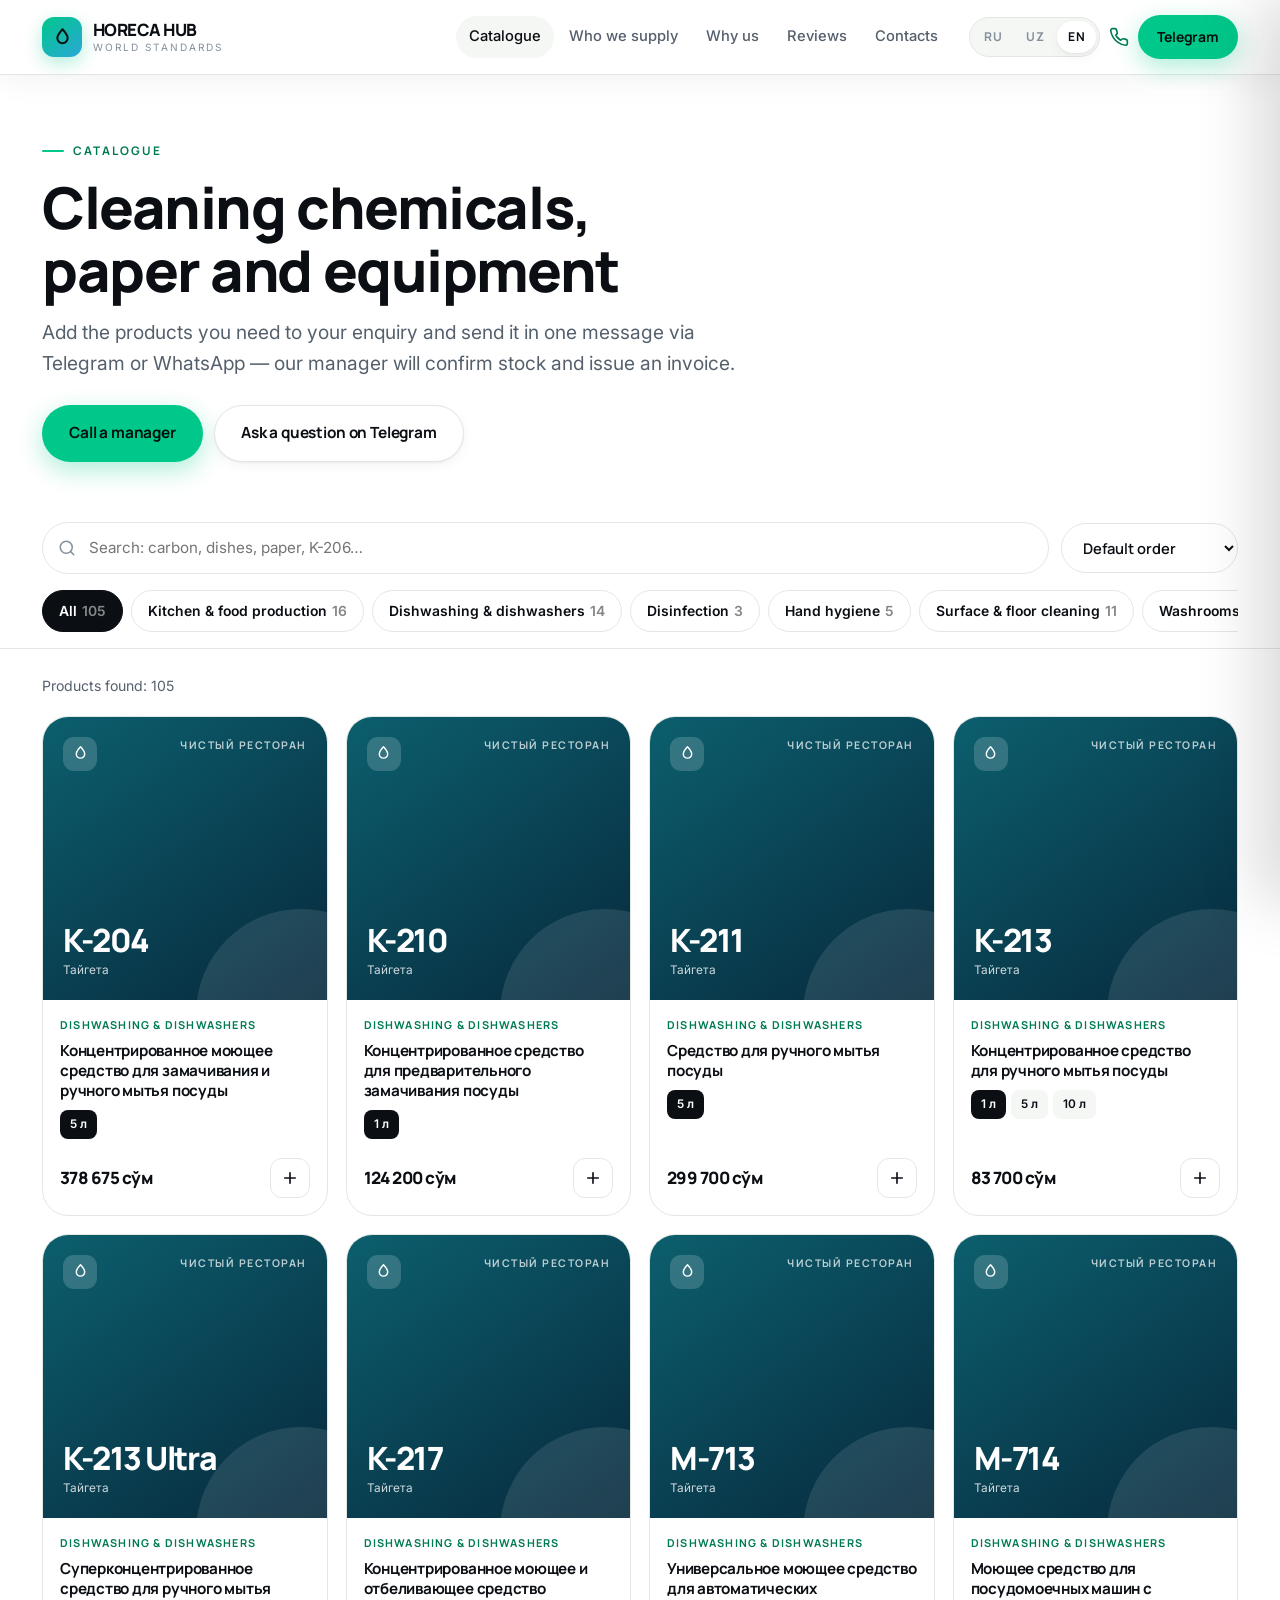
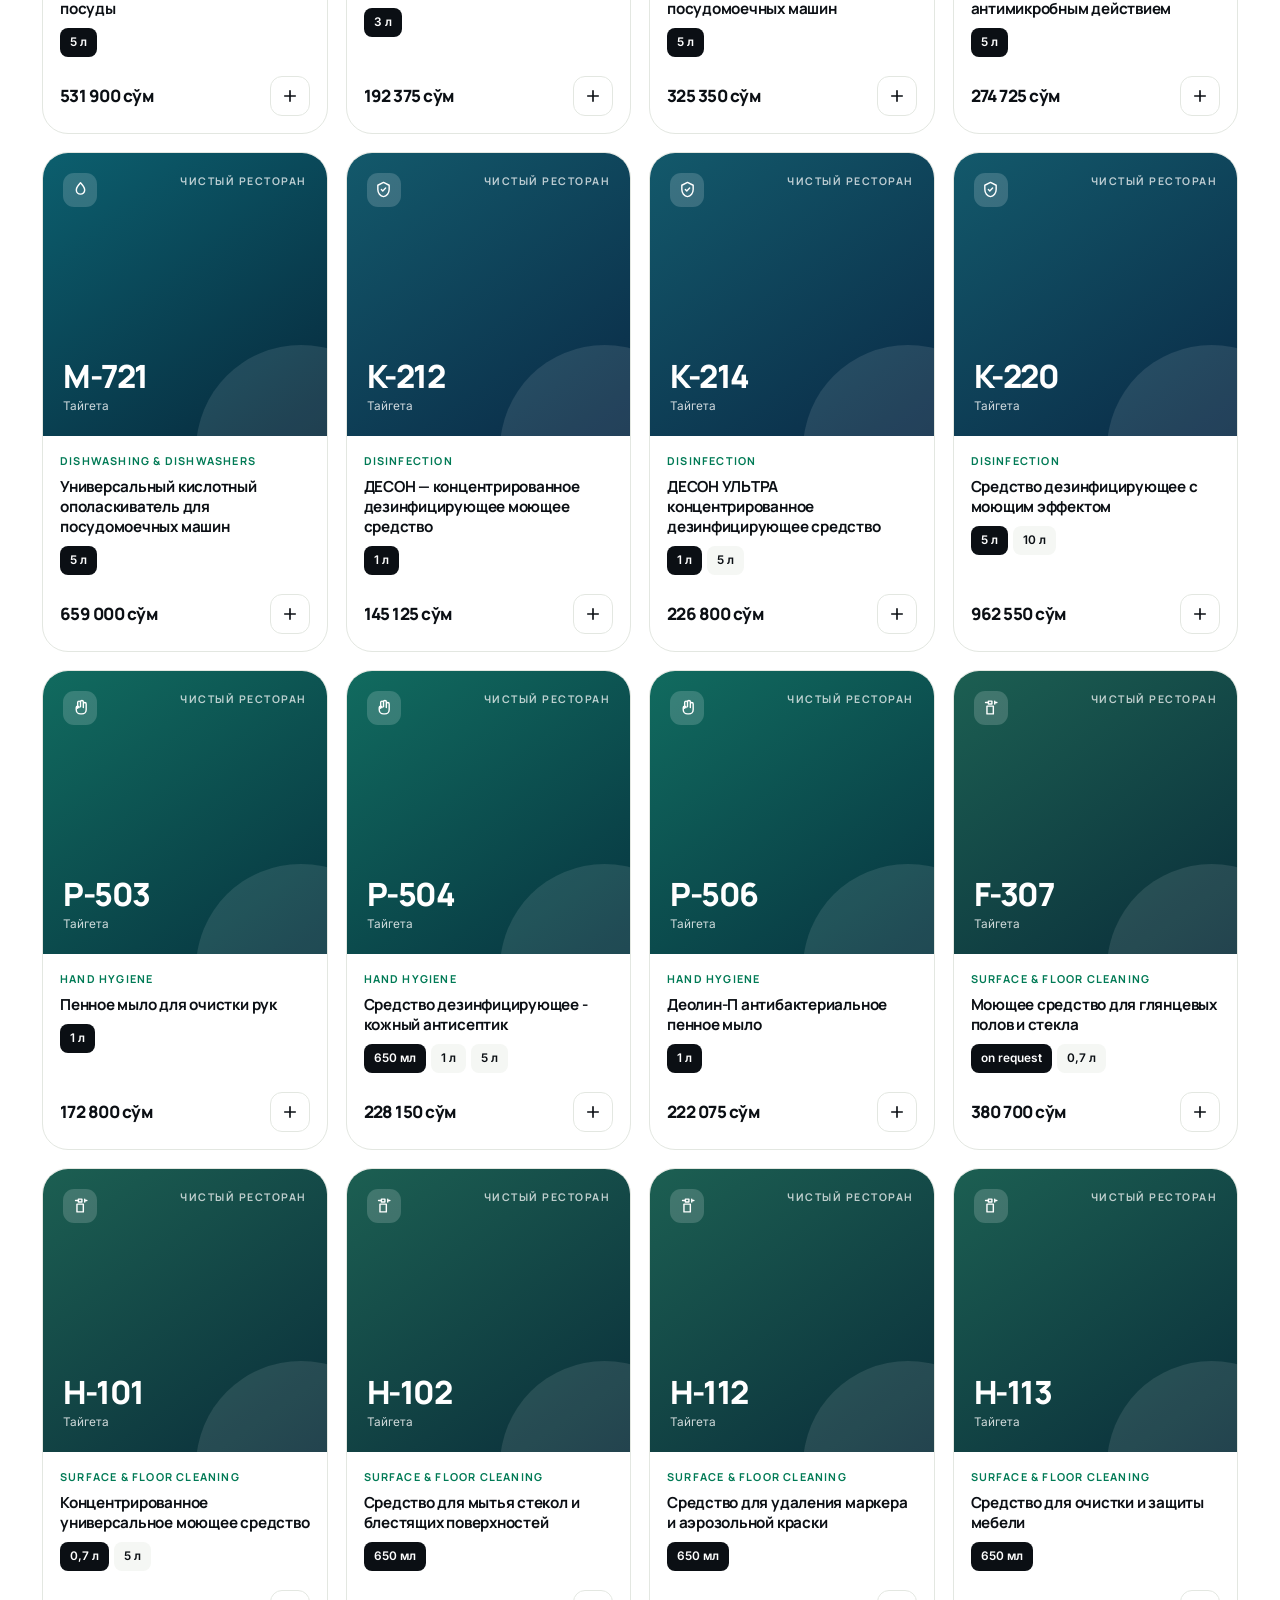
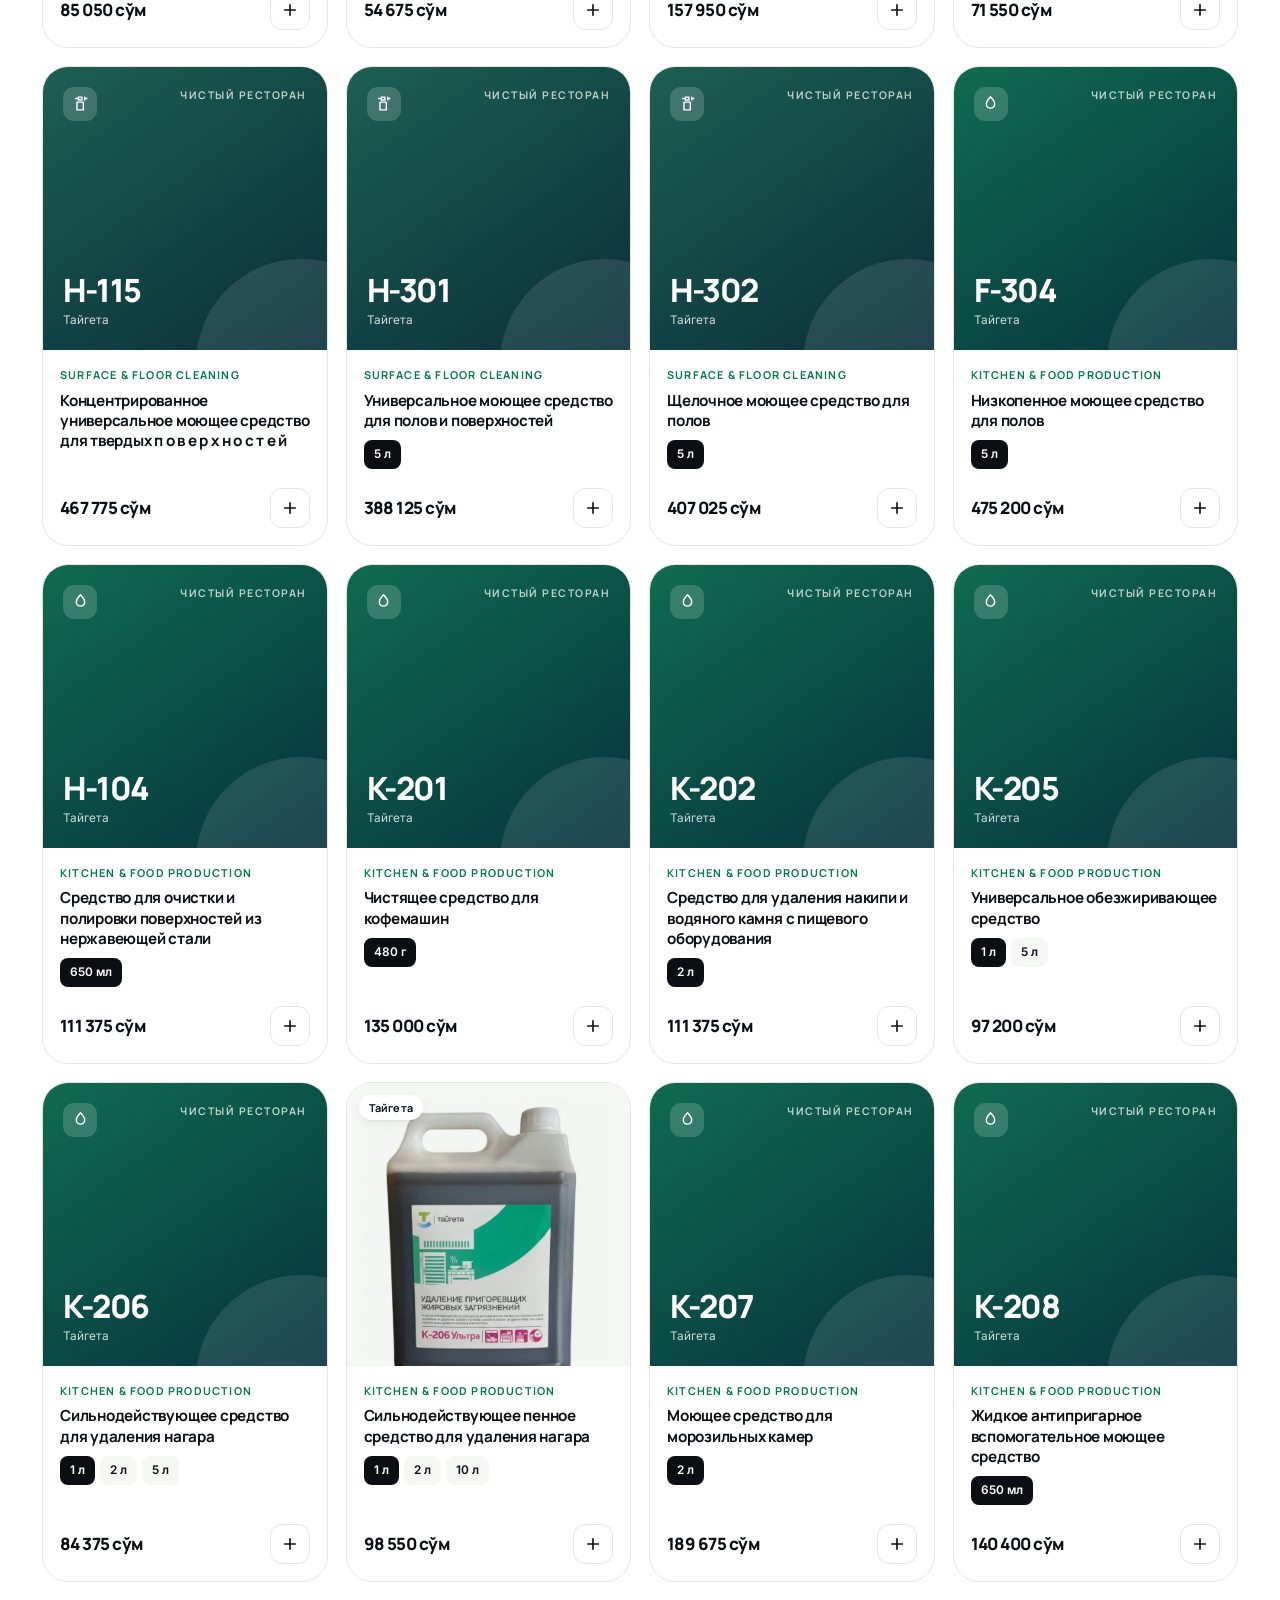
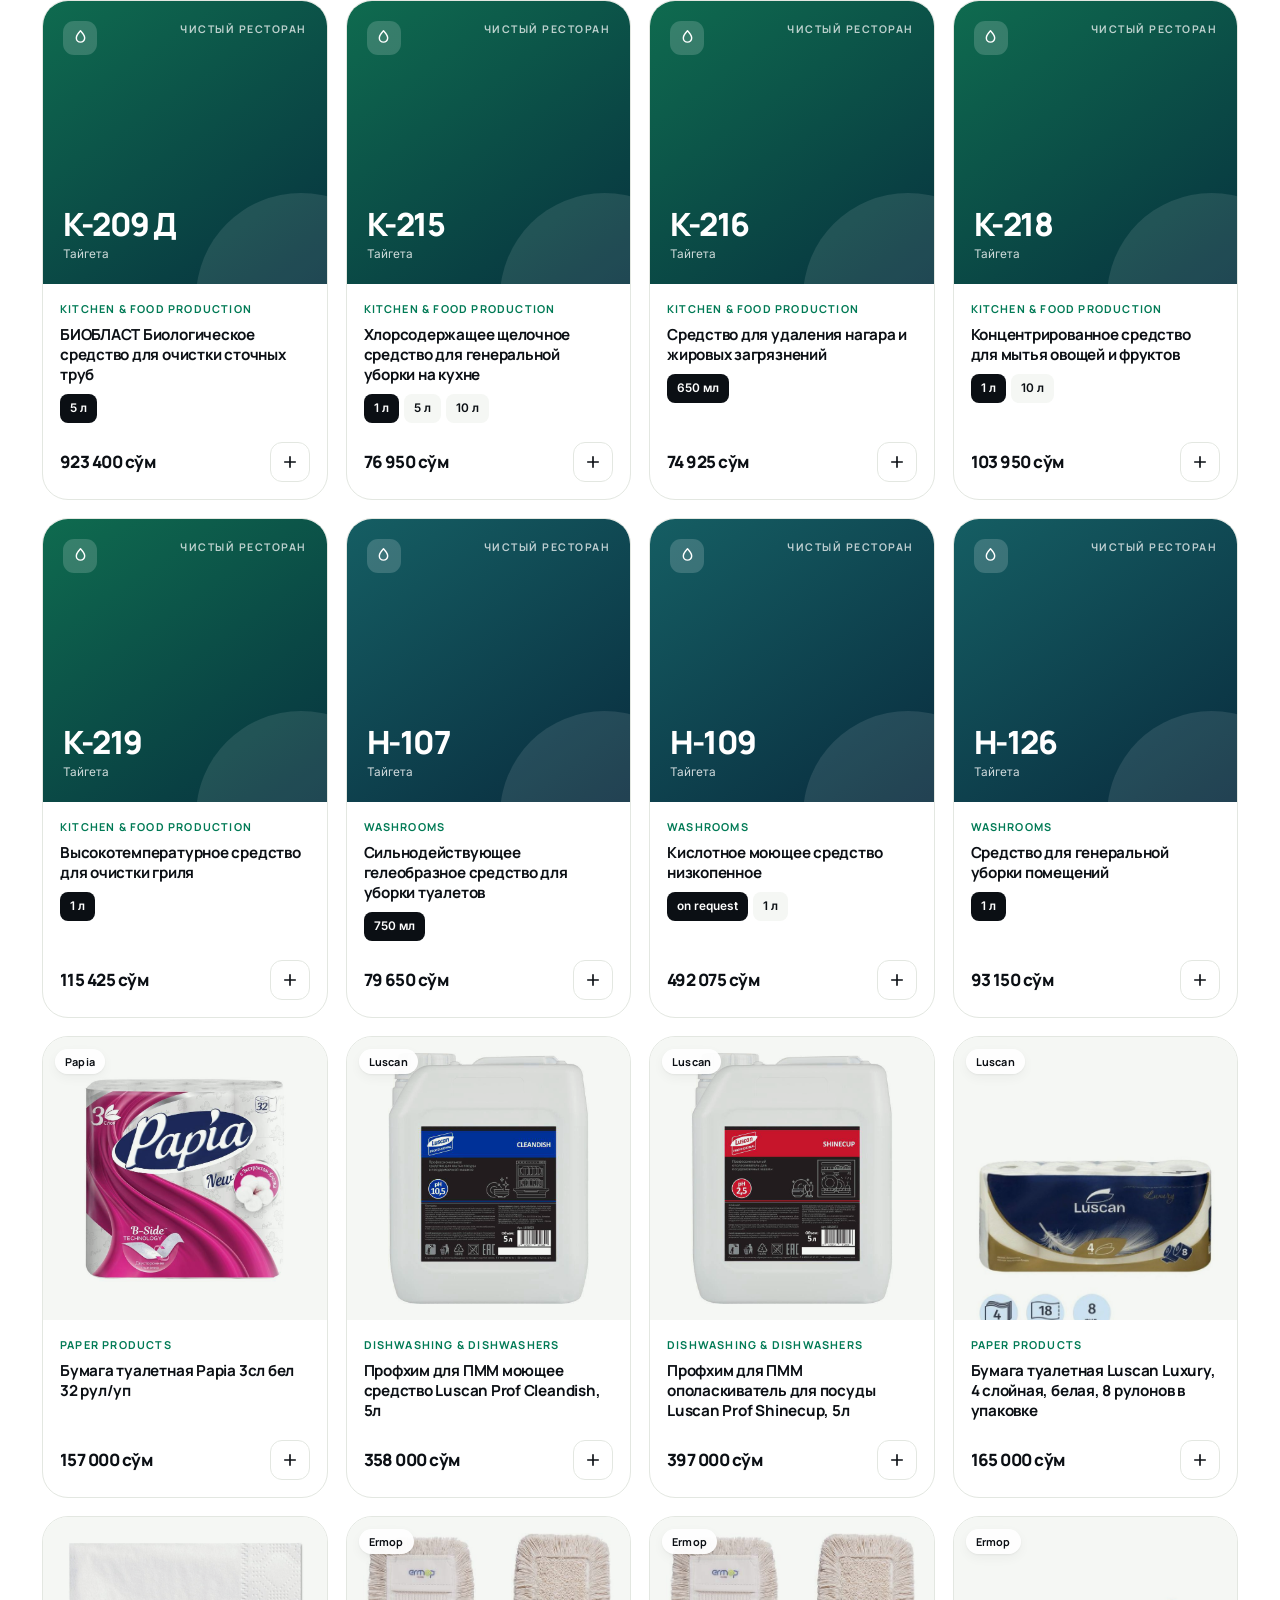
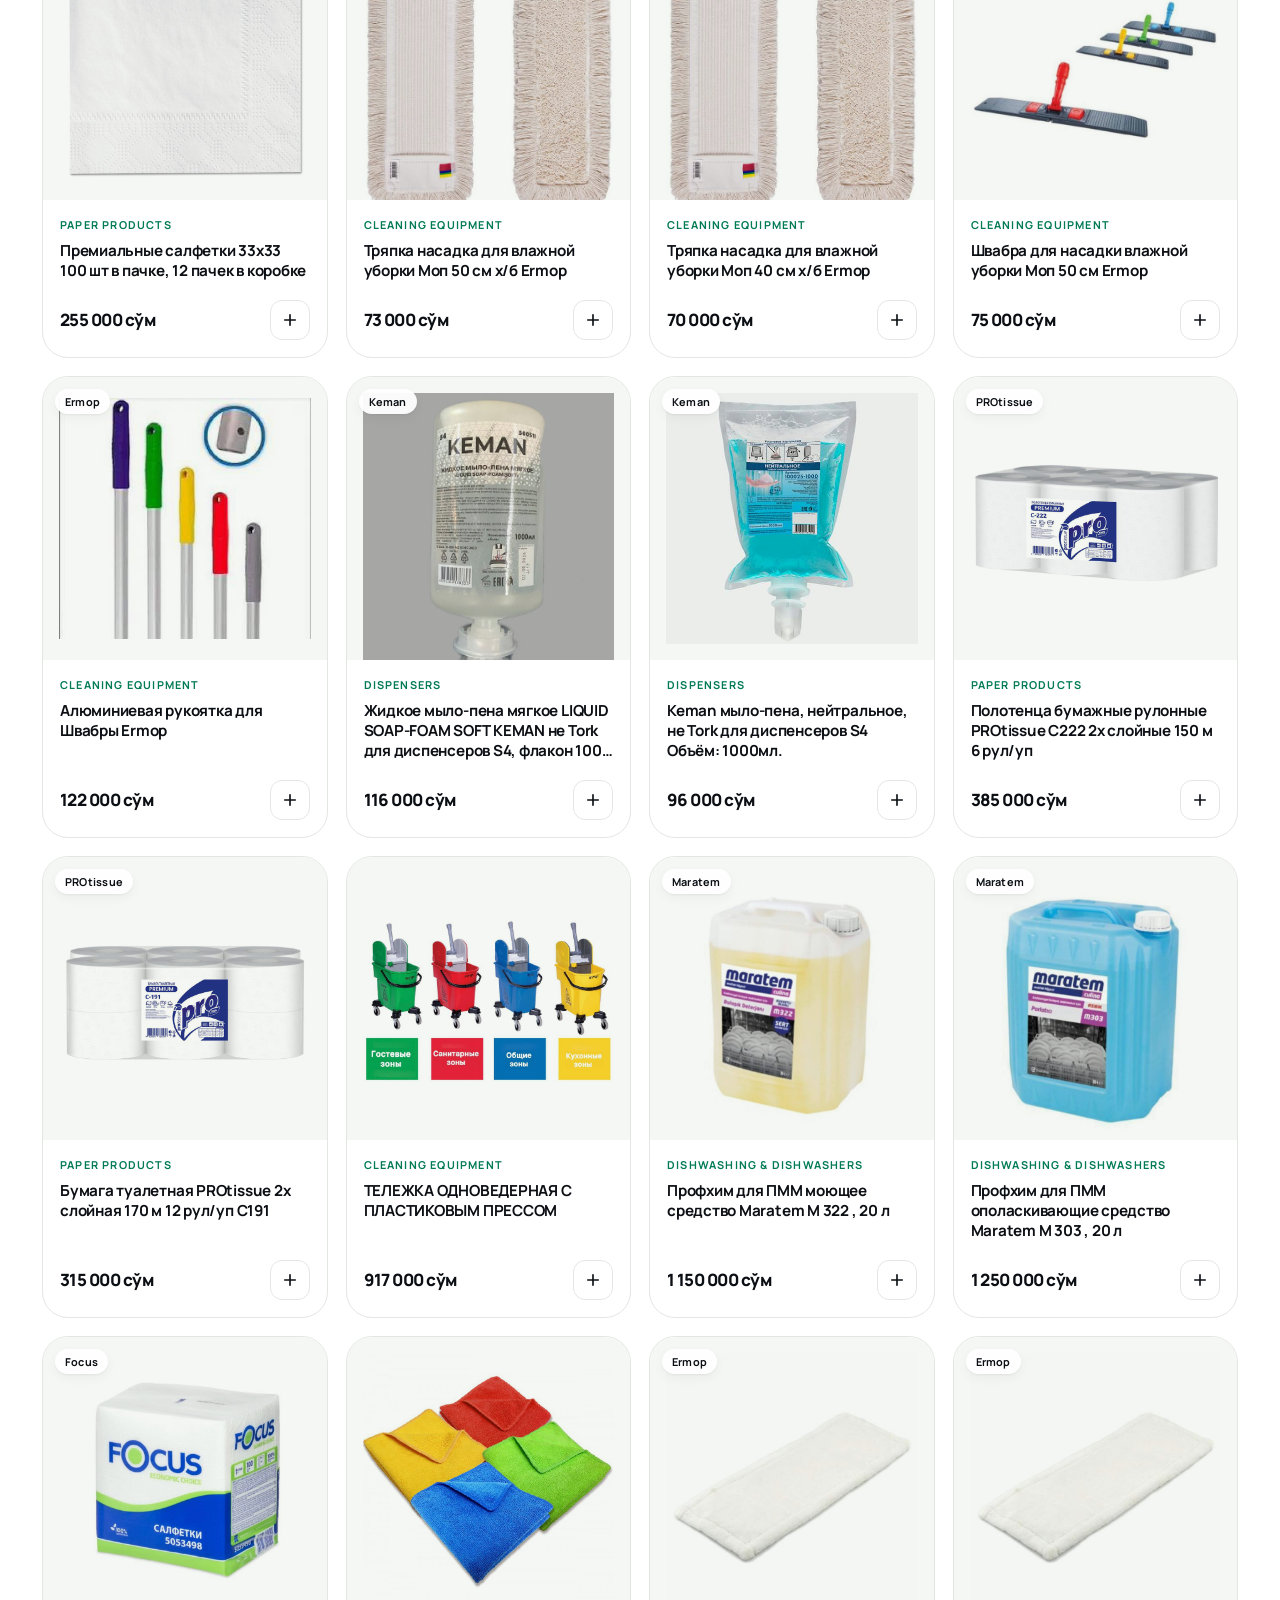
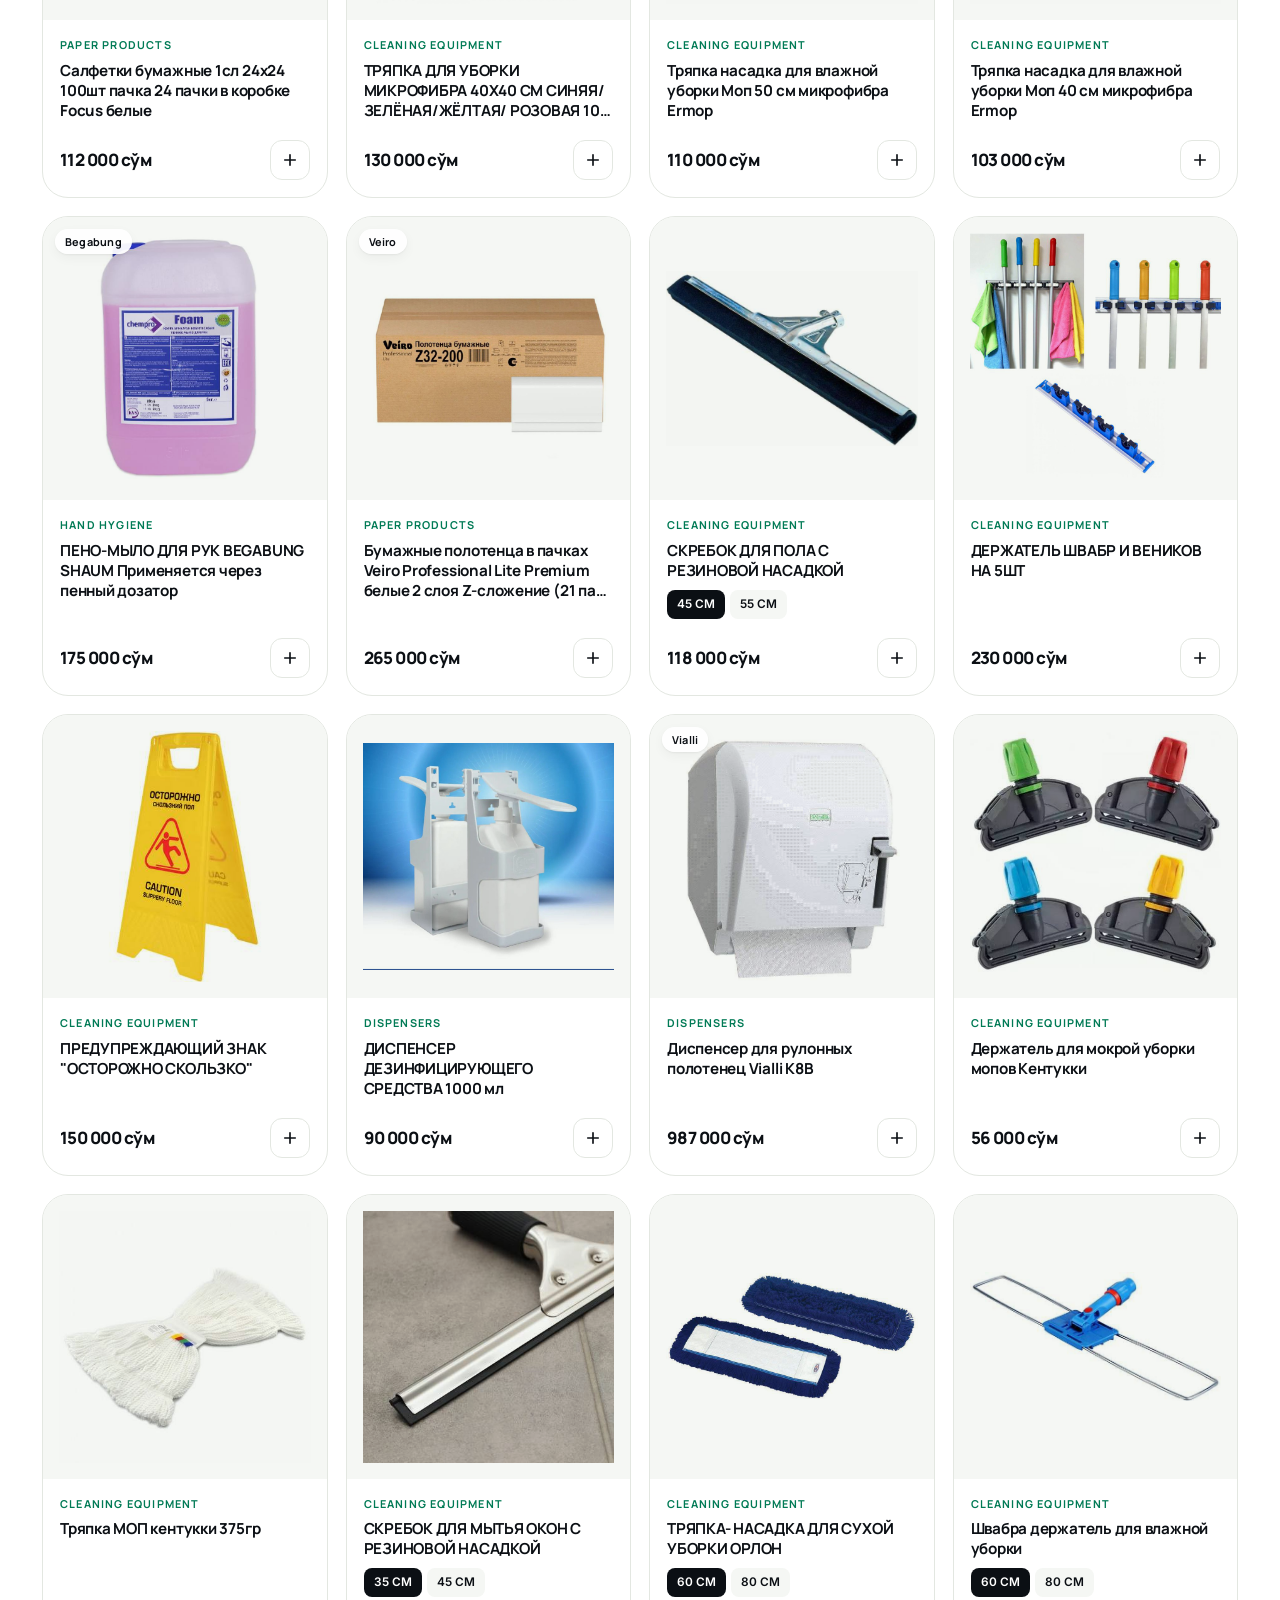
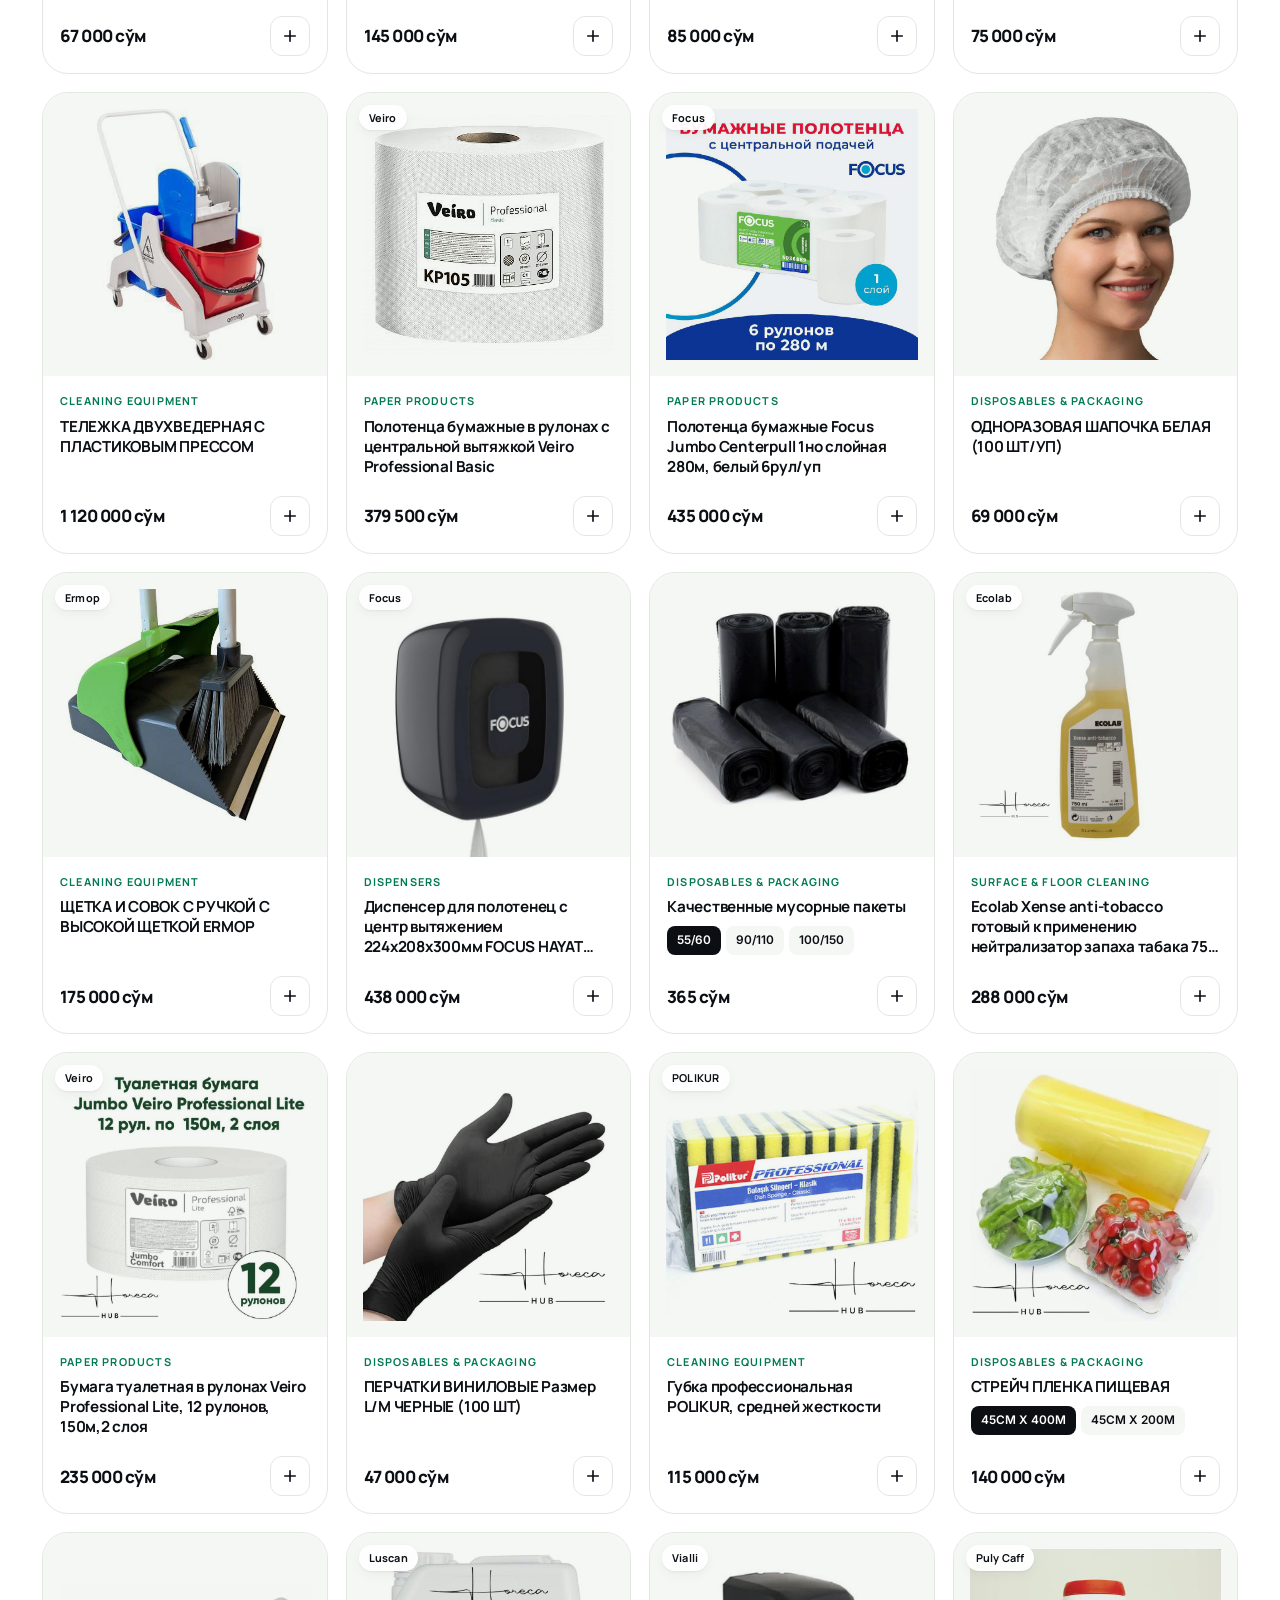
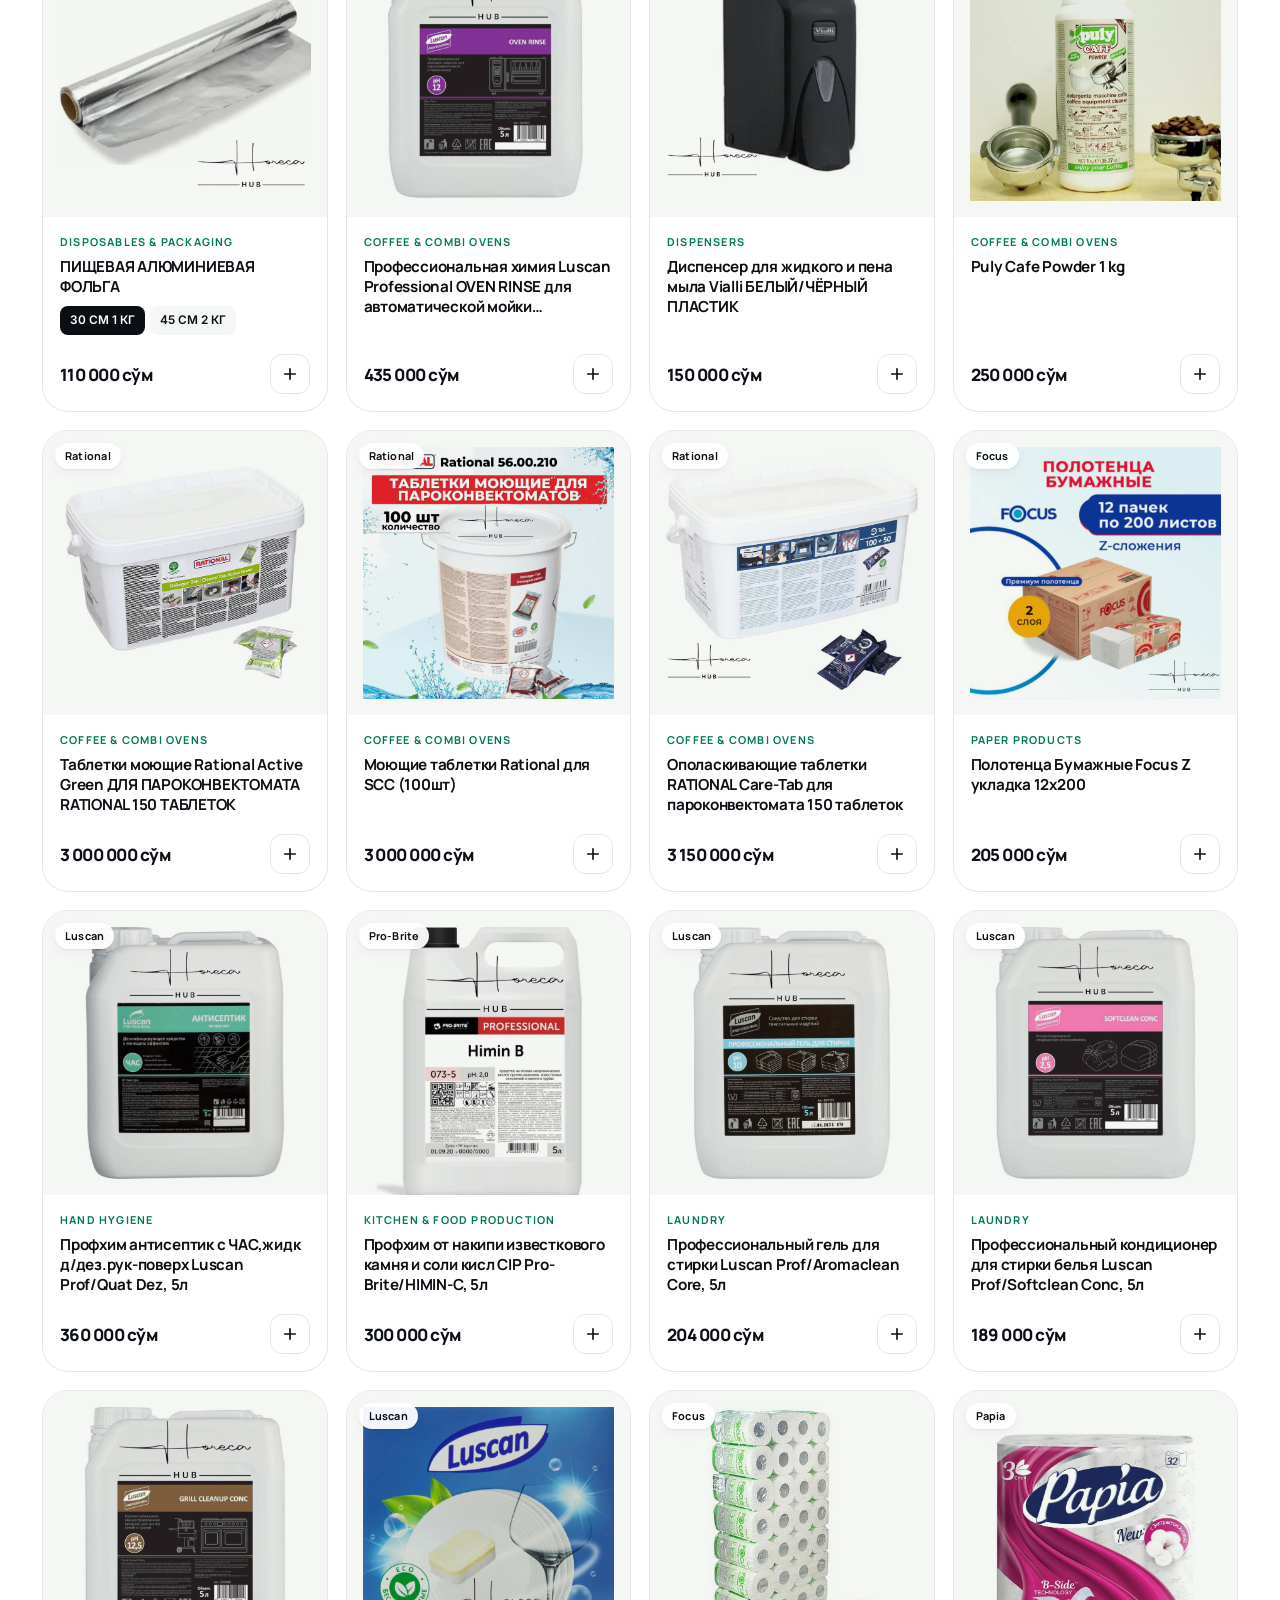
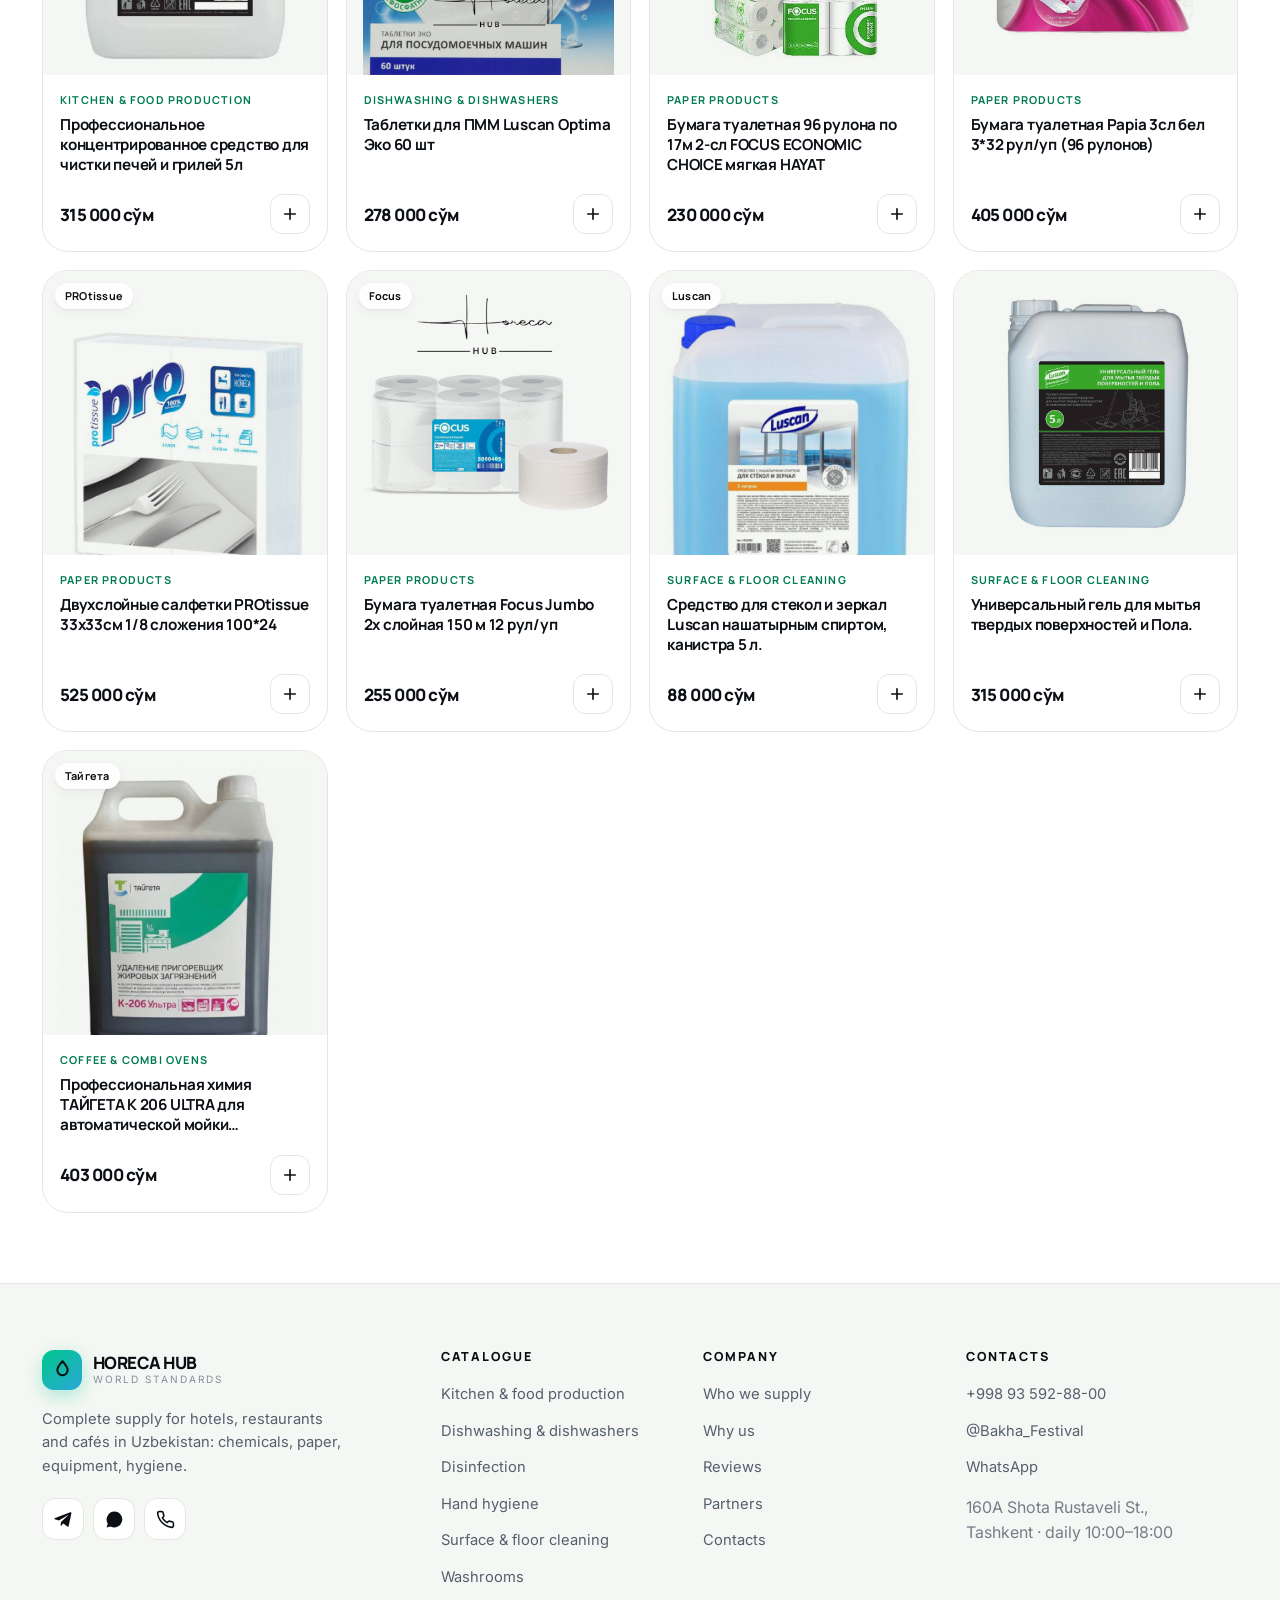
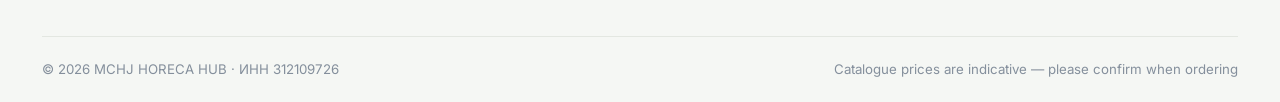
<file: catalog.html>
<!DOCTYPE html>
<html lang="ru">
<head>
<meta charset="utf-8">
<meta name="viewport" content="width=device-width,initial-scale=1">
<title data-i18n="meta.titleCat">Каталог — профессиональная химия, бумага и инвентарь | HORECA HUB</title>
<meta name="description" data-i18n-meta="meta.desc" content="Полный каталог HORECA HUB: профессиональная химия ТАЙГЕТА, средства для ПММ, дезинфекция, гигиена рук, бумажная продукция, уборочный инвентарь, диспенсеры.">
<link rel="canonical" href="https://horecahub.uz/catalog.html">
<link rel="alternate" hreflang="ru" href="https://horecahub.uz/catalog.html?lang=ru">
<link rel="alternate" hreflang="uz" href="https://horecahub.uz/catalog.html?lang=uz">
<link rel="alternate" hreflang="en" href="https://horecahub.uz/catalog.html?lang=en">
<meta property="og:type" content="website">
<meta property="og:title" content="Каталог HORECA HUB — 105 позиций для HoReCa">
<meta property="og:description" content="Химия, бумага, инвентарь и гигиена для гостиниц, ресторанов и кафе Узбекистана.">
<meta name="theme-color" content="#FFFFFF">
<link rel="icon" href="assets/img/favicon.svg" type="image/svg+xml">
<link rel="preconnect" href="https://fonts.googleapis.com">
<link rel="preconnect" href="https://fonts.gstatic.com" crossorigin>
<link href="https://fonts.googleapis.com/css2?family=Inter:wght@400;500;600;700&family=Manrope:wght@700;800&display=swap" rel="stylesheet">
<link rel="stylesheet" href="assets/css/main.css?v=1.4">
</head>
<body>

<header class="hdr stuck" id="hdr">
  <div class="wrap hdr-in">
    <a href="index.html" class="logo" aria-label="HORECA HUB">
      <span class="logo-m" aria-hidden="true"><svg viewBox="0 0 24 24" fill="none" stroke="#04120D" stroke-width="2.3" stroke-linecap="round" stroke-linejoin="round"><path d="M12 2.6c3.6 4 5.9 7 5.9 10a5.9 5.9 0 1 1-11.8 0c0-3 2.3-6 5.9-10Z"/></svg></span>
      <span class="logo-t"><b>HORECA HUB</b><i data-i18n="brand.tagline">Мировые стандарты</i></span>
    </a>
    <nav class="nav" aria-label="Главное меню">
      <a href="catalog.html" class="on" data-i18n="nav.catalog">Каталог</a>
      <a href="index.html#segments" data-i18n="nav.segments">Кому поставляем</a>
      <a href="index.html#why"      data-i18n="nav.why">Почему мы</a>
      <a href="index.html#reviews"  data-i18n="nav.reviews">Отзывы</a>
      <a href="index.html#contacts" data-i18n="nav.contacts">Контакты</a>
    </nav>
    <div class="hdr-act">
      <div class="lang" id="lang" role="group" aria-label="Язык / Til / Language">
        <button type="button" data-lang="ru">RU</button>
        <button type="button" data-lang="uz">UZ</button>
        <button type="button" data-lang="en">EN</button>
      </div>
      <a class="hdr-tel" href="tel:+998935928800">
        <svg viewBox="0 0 24 24" fill="none" stroke="currentColor" stroke-width="2" stroke-linecap="round" stroke-linejoin="round"><path d="M22 16.9v3a2 2 0 0 1-2.2 2 19.8 19.8 0 0 1-8.6-3.1 19.5 19.5 0 0 1-6-6A19.8 19.8 0 0 1 2.1 4.2 2 2 0 0 1 4.1 2h3a2 2 0 0 1 2 1.7c.1 1 .4 1.9.7 2.8a2 2 0 0 1-.5 2.1L8.1 9.9a16 16 0 0 0 6 6l1.3-1.2a2 2 0 0 1 2.1-.5c.9.3 1.8.6 2.8.7a2 2 0 0 1 1.7 2Z"/></svg>
        +998 93 592-88-00</a>
      <a class="btn btn-a btn-s" href="https://t.me/Bakha_Festival" target="_blank" rel="noopener">Telegram</a>
      <button class="burger" id="burger" aria-label="Меню" aria-expanded="false"><span></span><span></span><span></span></button>
    </div>
  </div>
</header>

<div class="drawer" id="drawer">
  <div class="lang" role="group" aria-label="Язык / Til / Language">
    <button type="button" data-lang="ru">RU</button>
    <button type="button" data-lang="uz">UZ</button>
    <button type="button" data-lang="en">EN</button>
  </div>
  <a class="d-l" href="catalog.html" data-i18n="nav.catalog">Каталог</a>
  <a class="d-l" href="index.html#segments" data-i18n="nav.segments">Кому поставляем</a>
  <a class="d-l" href="index.html#why"      data-i18n="nav.why">Почему мы</a>
  <a class="d-l" href="index.html#reviews"  data-i18n="nav.reviews">Отзывы</a>
  <a class="d-l" href="index.html#partners" data-i18n="nav.partners">Партнёры</a>
  <a class="d-l" href="index.html#contacts" data-i18n="nav.contacts">Контакты</a>
  <div class="d-act">
    <a class="btn btn-a btn-block" href="tel:+998935928800" data-i18n="btn.call">Позвонить</a>
    <a class="btn btn-tg btn-block" href="https://t.me/Bakha_Festival" target="_blank" rel="noopener">Telegram</a>
  </div>
</div>

<section class="cat-hero">
  <div class="wrap">
    <span class="eyebrow" data-i18n="cat.eyebrow">Каталог</span>
    <h1 class="h-xl" style="margin:16px 0 0;max-width:18ch" data-i18n="cp.h1">Профессиональная химия, бумага и инвентарь</h1>
    <p class="lead" style="margin-top:16px;max-width:60ch" data-i18n="cp.lead">Добавьте нужные позиции в заявку и отправьте одним сообщением в Telegram или WhatsApp — менеджер подтвердит наличие и выставит счёт.</p>
    <div class="cta-row" style="margin-top:26px">
      <a class="btn btn-a" href="tel:+998935928800" data-i18n="cp.callMgr">Позвонить менеджеру</a>
      <a class="btn btn-g" href="https://t.me/Bakha_Festival" target="_blank" rel="noopener" data-i18n="cp.askTg">Задать вопрос в Telegram</a>
    </div>
  </div>
</section>

<div class="toolbar">
  <div class="wrap">
    <div class="tb-in">
      <div class="search">
        <svg viewBox="0 0 24 24" fill="none" stroke="currentColor" stroke-width="2" stroke-linecap="round" stroke-linejoin="round"><circle cx="11" cy="11" r="8"/><path d="m21 21-4.3-4.3"/></svg>
        <input id="q" type="search" data-i18n-ph="cp.search" placeholder="Поиск: нагар, посуда, бумага, K-206…" aria-label="Поиск по каталогу">
      </div>
      <select class="sel" id="sort" aria-label="Сортировка">
        <option value="def"  data-i18n="cp.sortDef">По умолчанию</option>
        <option value="asc"  data-i18n="cp.sortAsc">Сначала дешевле</option>
        <option value="desc" data-i18n="cp.sortDesc">Сначала дороже</option>
        <option value="az"   data-i18n="cp.sortAz">По названию А–Я</option>
      </select>
    </div>
    <div class="chips" id="chips" style="margin-top:12px"></div>
  </div>
</div>

<main class="wrap" style="padding-bottom:70px">
  <p class="res-n" id="resN"></p>
  <div class="prods" id="grid"></div>
  <div class="empty" id="empty" hidden>
    <svg viewBox="0 0 24 24" fill="none" stroke="currentColor" stroke-width="1.6" stroke-linecap="round" stroke-linejoin="round"><circle cx="11" cy="11" r="8"/><path d="m21 21-4.3-4.3"/></svg>
    <h3 class="h-m" data-i18n="cp.emptyH">Ничего не нашлось</h3>
    <p style="margin-top:8px" data-i18n="cp.emptyP">Попробуйте изменить запрос или напишите нам — подберём аналог.</p>
    <a class="btn btn-a" style="margin-top:18px" href="https://t.me/Bakha_Festival" target="_blank" rel="noopener" data-i18n="cp.emptyBtn">Спросить в Telegram</a>
  </div>
</main>

<footer class="ft">
  <div class="wrap">
    <div class="ft-grid">
      <div>
        <a href="index.html" class="logo" style="margin-bottom:18px">
          <span class="logo-m" aria-hidden="true"><svg viewBox="0 0 24 24" fill="none" stroke="#04120D" stroke-width="2.3" stroke-linecap="round" stroke-linejoin="round"><path d="M12 2.6c3.6 4 5.9 7 5.9 10a5.9 5.9 0 1 1-11.8 0c0-3 2.3-6 5.9-10Z"/></svg></span>
          <span class="logo-t"><b>HORECA HUB</b><i data-i18n="brand.tagline">Мировые стандарты</i></span></a>
        <p style="font-size:.92rem;max-width:34ch" data-i18n="ft.about">Комплексное снабжение гостиниц, ресторанов и кафе в Узбекистане.</p>
        <div class="soc">
          <a href="https://t.me/Bakha_Festival" target="_blank" rel="noopener" aria-label="Telegram"><svg viewBox="0 0 24 24" fill="currentColor"><path d="M21.9 4.3 18.6 20c-.2 1.1-.9 1.4-1.8.9l-5-3.7-2.4 2.3c-.3.3-.5.5-1 .5l.4-5 9.2-8.3c.4-.4-.1-.6-.6-.2L6.1 13.2l-4.9-1.5c-1-.3-1-1 .2-1.5l19.1-7.4c.9-.3 1.7.2 1.4 1.5Z"/></svg></a>
          <a href="https://wa.me/998935928800" target="_blank" rel="noopener" aria-label="WhatsApp"><svg viewBox="0 0 24 24" fill="currentColor"><path d="M17.5 14.4c-.3-.2-1.8-.9-2-1s-.5-.1-.7.1-.8 1-1 1.2-.4.2-.7.1a8.2 8.2 0 0 1-2.4-1.5 9 9 0 0 1-1.7-2.1c-.1-.3 0-.4.1-.6l.5-.6.3-.5V9l-1-2.3c-.2-.6-.5-.5-.7-.5h-.6c-.2 0-.6.1-.9.4A3.3 3.3 0 0 0 5.7 9c0 1.5 1 2.9 1.2 3.1a12 12 0 0 0 4.6 4.1c1.8.7 2.2.6 2.6.5.6 0 1.8-.7 2-1.5.3-.7.3-1.3.2-1.4l-.8-.4ZM12 2a10 10 0 0 0-8.5 15.2L2 22l4.9-1.3A10 10 0 1 0 12 2Z"/></svg></a>
          <a href="tel:+998935928800" aria-label="+998 93 592-88-00"><svg viewBox="0 0 24 24" fill="none" stroke="currentColor" stroke-width="2" stroke-linecap="round" stroke-linejoin="round"><path d="M22 16.9v3a2 2 0 0 1-2.2 2 19.8 19.8 0 0 1-8.6-3.1 19.5 19.5 0 0 1-6-6A19.8 19.8 0 0 1 2.1 4.2 2 2 0 0 1 4.1 2h3a2 2 0 0 1 2 1.7c.1 1 .4 1.9.7 2.8a2 2 0 0 1-.5 2.1L8.1 9.9a16 16 0 0 0 6 6l1.3-1.2a2 2 0 0 1 2.1-.5c.9.3 1.8.6 2.8.7a2 2 0 0 1 1.7 2Z"/></svg></a>
        </div>
      </div>
      <div><h4 data-i18n="ft.catalog">Каталог</h4><ul id="ft-cats"></ul></div>
      <div><h4 data-i18n="ft.company">Компания</h4><ul>
        <li><a href="index.html#segments" data-i18n="nav.segments">Кому поставляем</a></li>
        <li><a href="index.html#why"      data-i18n="nav.why">Почему мы</a></li>
        <li><a href="index.html#reviews"  data-i18n="nav.reviews">Отзывы</a></li>
        <li><a href="index.html#partners" data-i18n="nav.partners">Партнёры</a></li>
        <li><a href="index.html#contacts" data-i18n="nav.contacts">Контакты</a></li>
      </ul></div>
      <div><h4 data-i18n="ft.contacts">Контакты</h4><ul>
        <li><a href="tel:+998935928800">+998 93 592-88-00</a></li>
        <li><a href="https://t.me/Bakha_Festival" target="_blank" rel="noopener">@Bakha_Festival</a></li>
        <li><a href="https://wa.me/998935928800" target="_blank" rel="noopener">WhatsApp</a></li>
        <li style="margin-top:4px;opacity:.8" data-i18n-html="ft.addr">ул. Шота Руставели, 160А,<br>Ташкент · ежедневно 10:00–18:00</li>
      </ul></div>
    </div>
    <div class="ft-bot">
      <span>© <span id="yr">2026</span> MCHJ HORECA HUB · ИНН 312109726</span>
      <span data-i18n="ft.prices">Цены в каталоге справочные — уточняйте при заказе</span>
    </div>
  </div>
</footer>

<button class="cart-fab" id="cartFab" data-i18n-aria="cart.h" aria-label="Ваша заявка">
  <svg viewBox="0 0 24 24" fill="none" stroke="currentColor" stroke-width="2" stroke-linecap="round" stroke-linejoin="round"><path d="M6 2 3 6v14a2 2 0 0 0 2 2h14a2 2 0 0 0 2-2V6l-3-4ZM3 6h18M16 10a4 4 0 0 1-8 0"/></svg>
  <span class="cart-n" id="cartN" hidden>0</span>
</button>

<div class="ov" id="ov"></div>

<aside class="panel" id="panel" aria-label="Заявка" aria-hidden="true">
  <div class="panel-h">
    <h3 data-i18n="cart.h">Ваша заявка</h3>
    <button class="x" id="panelX" aria-label="×"><svg viewBox="0 0 24 24" fill="none" stroke="currentColor" stroke-width="2.2" stroke-linecap="round"><path d="M18 6 6 18M6 6l12 12"/></svg></button>
  </div>
  <div class="panel-b" id="cartB"></div>
  <div class="panel-f" id="cartF" hidden>
    <div class="tot"><span class="muted" data-i18n="cart.total">Итого ориентировочно</span><b id="cartSum">0</b></div>
    <a class="btn btn-tg btn-block" id="sendTg" href="#" target="_blank" rel="noopener">
      <svg viewBox="0 0 24 24" fill="currentColor"><path d="M21.9 4.3 18.6 20c-.2 1.1-.9 1.4-1.8.9l-5-3.7-2.4 2.3c-.3.3-.5.5-1 .5l.4-5 9.2-8.3c.4-.4-.1-.6-.6-.2L6.1 13.2l-4.9-1.5c-1-.3-1-1 .2-1.5l19.1-7.4c.9-.3 1.7.2 1.4 1.5Z"/></svg>
      <span data-i18n="cart.tg">Отправить в Telegram</span></a>
    <a class="btn btn-wa btn-block" id="sendWa" href="#" target="_blank" rel="noopener" data-i18n="cart.wa">Отправить в WhatsApp</a>
    <button class="btn btn-o btn-block btn-s" id="clearCart" data-i18n="cart.clear">Очистить заявку</button>
    <p class="tiny muted" style="text-align:center" data-i18n="cart.note">Цены справочные. Менеджер подтвердит наличие и финальную стоимость.</p>
  </div>
</aside>

<div class="modal" id="modal" role="dialog" aria-modal="true" aria-hidden="true">
  <div class="modal-c" id="modalC"></div>
</div>

<div class="toast" id="toast"><svg viewBox="0 0 24 24" fill="none" stroke="currentColor" stroke-width="2.4" stroke-linecap="round" stroke-linejoin="round"><path d="M20 6 9 17l-5-5"/></svg><span id="toast-t"></span></div>

<div class="mbar">
  <a class="btn btn-a" href="tel:+998935928800" data-i18n="btn.call">Позвонить</a>
  <a class="btn btn-tg" href="https://t.me/Bakha_Festival" target="_blank" rel="noopener">Telegram</a>
</div>

<script src="assets/js/i18n.js?v=1.3"></script>
<script src="assets/js/data.js?v=1.3"></script>
<script src="assets/js/app.js?v=1.5"></script>
</body>
</html>
</file>
<file: assets/css/main.css>
/* ============================================================
   HORECA HUB — design system (светлая тема)
   ============================================================ */
:root{
  --paper:#FFFFFF; --sand:#F5F7F4; --sand-2:#ECF0E9; --mint:#EAF7F1;
  --ink:#0B0F14; --ink-2:#161C24; --ink-3:#1F2730;
  --accent:#00C78A; --accent-d:#007A55; --accent-dd:#005C40; --accent-l:#D6F7E9;
  --cyan:#2BA7D8; --deep:#0E5E4C;
  --txt:#0B0F14; --txt-2:#55606D; --txt-3:#848F9C;
  --line:#E3E7E1; --line-2:#EEF1EC;
  --r-s:12px; --r-m:18px; --r-l:26px; --r-xl:34px;
  --wrap:1240px;
  --sh-s:0 1px 2px rgba(11,15,20,.05),0 4px 12px rgba(11,15,20,.045);
  --sh-m:0 2px 6px rgba(11,15,20,.05),0 14px 40px rgba(11,15,20,.08);
  --sh-l:0 24px 70px rgba(11,15,20,.13);
  --ease:cubic-bezier(.22,1,.36,1);
  --ff:'Inter',-apple-system,BlinkMacSystemFont,'Segoe UI',Roboto,sans-serif;
  --fd:'Manrope',var(--ff);
}
*,*::before,*::after{box-sizing:border-box}
html{-webkit-text-size-adjust:100%;scroll-behavior:smooth;scroll-padding-top:86px}
body{margin:0;font-family:var(--ff);background:var(--paper);color:var(--txt);
  font-size:16px;line-height:1.6;-webkit-font-smoothing:antialiased;overflow-x:hidden}
img{max-width:100%;display:block}
a{color:inherit;text-decoration:none}
button,input,textarea,select{font:inherit;color:inherit}
h1,h2,h3,h4{font-family:var(--fd);font-weight:800;line-height:1.08;letter-spacing:-.025em;margin:0}
p{margin:0}
::selection{background:var(--accent);color:#04120D}
.wrap{width:100%;max-width:var(--wrap);margin-inline:auto;padding-inline:22px}
.sr{position:absolute;width:1px;height:1px;overflow:hidden;clip:rect(0 0 0 0);white-space:nowrap}

/* ---------- type ---------- */
.h-xxl{font-size:clamp(2.45rem,5.6vw,4.5rem)}
.h-xl{font-size:clamp(2.1rem,4.6vw,3.6rem)}
.h-l{font-size:clamp(1.6rem,3vw,2.4rem)}
.h-m{font-size:clamp(1.18rem,1.9vw,1.42rem)}
.lead{font-size:clamp(1.02rem,1.5vw,1.2rem);color:var(--txt-2);line-height:1.62}
.muted{color:var(--txt-2)}
.tiny{font-size:.82rem}
.eyebrow{display:inline-flex;align-items:center;gap:9px;font-family:var(--fd);font-weight:700;
  font-size:.74rem;letter-spacing:.17em;text-transform:uppercase;color:var(--accent-d)}
.eyebrow::before{content:"";width:22px;height:2px;border-radius:2px;background:var(--accent)}
.grad{background:linear-gradient(100deg,var(--deep),var(--accent-d) 45%,var(--cyan));
  -webkit-background-clip:text;background-clip:text;color:transparent}

/* ---------- buttons ---------- */
.btn{display:inline-flex;align-items:center;justify-content:center;gap:10px;
  padding:15px 26px;border-radius:999px;border:1px solid transparent;cursor:pointer;
  font-family:var(--fd);font-weight:700;font-size:.96rem;letter-spacing:-.01em;
  transition:transform .3s var(--ease),box-shadow .3s var(--ease),background .25s,color .25s,border-color .25s;
  white-space:nowrap;background:none}
.btn svg{width:18px;height:18px;flex:none}
.btn:hover{transform:translateY(-2px)}
.btn:active{transform:translateY(0)}
.btn-p{background:var(--ink);color:#fff;box-shadow:0 8px 24px rgba(11,15,20,.18)}
.btn-p:hover{background:var(--ink-3);box-shadow:0 14px 34px rgba(11,15,20,.24)}
.btn-a{background:var(--accent);color:#04120D;box-shadow:0 8px 26px rgba(0,199,138,.32)}
.btn-a:hover{background:#00DC97;box-shadow:0 14px 36px rgba(0,199,138,.42)}
.btn-d{background:var(--ink);color:#fff;box-shadow:var(--sh-m)}
.btn-d:hover{background:var(--ink-3)}
.btn-g{background:#fff;color:var(--txt);border-color:var(--line);box-shadow:var(--sh-s)}
.btn-g:hover{border-color:var(--ink);box-shadow:var(--sh-m)}
.btn-o{border-color:var(--line);color:var(--txt);background:#fff}
.btn-o:hover{border-color:var(--ink);box-shadow:var(--sh-s)}
.btn-s{padding:10px 18px;font-size:.87rem}
.btn-wa{background:#25D366;color:#04120D;box-shadow:0 8px 24px rgba(37,211,102,.3)}
.btn-wa:hover{background:#3ae07a}
.btn-tg{background:#2AABEE;color:#fff;box-shadow:0 8px 24px rgba(42,171,238,.3)}
.btn-tg:hover{background:#1f97d6}
.btn-block{width:100%}

/* ---------- header ---------- */
.hdr{position:fixed;inset:0 0 auto;z-index:90;transition:.35s var(--ease)}
.hdr-in{display:flex;align-items:center;gap:18px;height:74px}
.hdr.stuck{background:rgba(255,255,255,.86);backdrop-filter:blur(22px) saturate(1.7);
  border-bottom:1px solid var(--line);box-shadow:0 6px 30px rgba(11,15,20,.05)}
.logo{display:flex;align-items:center;gap:11px;flex:none}
.logo-m{width:40px;height:40px;border-radius:12px;flex:none;
  background:linear-gradient(140deg,var(--accent),var(--cyan));
  display:grid;place-items:center;box-shadow:0 6px 18px rgba(0,199,138,.3)}
.logo-m svg{width:21px;height:21px}
.logo-t{display:flex;flex-direction:column;line-height:1;color:var(--txt)}
.logo-t b{font-family:var(--fd);font-weight:800;font-size:1.06rem;letter-spacing:-.03em}
.logo-t i{font-style:normal;font-size:.63rem;letter-spacing:.2em;text-transform:uppercase;
  color:var(--txt-3);margin-top:3px}
.nav{display:flex;gap:2px;margin-left:auto}
.nav a{padding:9px 13px;border-radius:999px;font-size:.92rem;font-weight:500;
  color:var(--txt-2);transition:.22s;white-space:nowrap}
.nav a:hover,.nav a.on{color:var(--txt);background:var(--sand)}
.hdr-act{display:flex;align-items:center;gap:9px;flex:none}
.hdr-tel{display:flex;align-items:center;gap:8px;font-family:var(--fd);font-weight:700;
  font-size:.94rem;color:var(--txt)}
.hdr-tel svg{width:17px;height:17px;color:var(--accent-d)}
.burger{display:none;width:42px;height:42px;border:0;background:none;cursor:pointer;
  flex-direction:column;justify-content:center;gap:5px;padding:0 10px;border-radius:12px}
.burger span{height:2px;border-radius:2px;background:var(--txt);transition:.3s var(--ease)}
.burger.x span:nth-child(1){transform:translateY(7px) rotate(45deg)}
.burger.x span:nth-child(2){opacity:0}
.burger.x span:nth-child(3){transform:translateY(-7px) rotate(-45deg)}

/* ---------- language switcher ---------- */
.lang{display:flex;gap:2px;padding:3px;border-radius:999px;background:var(--sand);
  border:1px solid var(--line)}
.lang button{padding:6px 11px;border-radius:999px;border:0;background:none;cursor:pointer;
  font-family:var(--fd);font-weight:700;font-size:.76rem;letter-spacing:.04em;
  color:var(--txt-3);text-transform:uppercase;transition:.22s var(--ease)}
.lang button:hover{color:var(--txt)}
.lang button.on{background:#fff;color:var(--txt);box-shadow:var(--sh-s)}
.drawer .lang{width:100%;justify-content:center;margin-bottom:14px;padding:5px}
.drawer .lang button{flex:1;padding:11px 0;font-size:.9rem}

/* mobile drawer */
.drawer{position:fixed;inset:0;z-index:89;background:var(--paper);padding:96px 22px 32px;
  display:flex;flex-direction:column;gap:4px;transform:translateY(-100%);
  transition:transform .45s var(--ease);overflow-y:auto}
.drawer.open{transform:none}
.drawer a.d-l{font-family:var(--fd);font-weight:700;font-size:1.5rem;color:var(--txt);
  padding:13px 0;border-bottom:1px solid var(--line)}
.drawer .d-act{margin-top:22px;display:grid;gap:10px}

/* ---------- hero ---------- */
.hero{position:relative;background:var(--paper);color:var(--txt);overflow:hidden;
  padding:126px 0 76px;isolation:isolate}
.hero::before{content:"";position:absolute;inset:-34% -16% auto;height:150%;z-index:-2;
  background:
    radial-gradient(44% 40% at 14% 14%,rgba(0,199,138,.22),transparent 62%),
    radial-gradient(40% 38% at 88% 24%,rgba(43,167,216,.16),transparent 64%),
    radial-gradient(48% 44% at 58% 96%,rgba(0,199,138,.1),transparent 66%)}
.hero::after{content:"";position:absolute;inset:0;z-index:-1;opacity:.75;
  background-image:linear-gradient(rgba(11,15,20,.035) 1px,transparent 1px),
    linear-gradient(90deg,rgba(11,15,20,.035) 1px,transparent 1px);
  background-size:62px 62px;
  mask-image:radial-gradient(72% 62% at 50% 34%,#000,transparent)}
.hero-grid{display:grid;grid-template-columns:1.16fr .84fr;gap:48px;align-items:center}
.hero h1{margin:20px 0 0}
.hero .lead{margin-top:18px;max-width:52ch}

.pill{display:inline-flex;align-items:center;gap:10px;padding:7px 7px 7px 15px;border-radius:999px;
  background:#fff;border:1px solid var(--line);box-shadow:var(--sh-s);
  font-size:.83rem;color:var(--txt-2)}
.pill b{display:inline-flex;align-items:center;gap:5px;background:var(--mint);color:var(--accent-dd);
  padding:4px 11px;border-radius:999px;font-family:var(--fd);font-weight:800;font-size:.78rem}
.dot{width:7px;height:7px;border-radius:50%;background:var(--accent);flex:none;
  box-shadow:0 0 0 0 rgba(0,199,138,.75);animation:pulse 2.4s infinite}
@keyframes pulse{70%{box-shadow:0 0 0 11px rgba(0,199,138,0)}100%{box-shadow:0 0 0 0 rgba(0,199,138,0)}}

.cta-row{display:flex;flex-wrap:wrap;gap:11px;margin-top:28px}
.cta-note{display:flex;align-items:center;gap:9px;margin-top:18px;font-size:.87rem;color:var(--txt-3)}
.cta-note svg{width:16px;height:16px;color:var(--accent-d)}

.hero-stats{display:grid;grid-template-columns:repeat(3,1fr);gap:14px;margin-top:34px;
  padding-top:26px;border-top:1px solid var(--line)}
.hero-stats b{display:block;font-family:var(--fd);font-weight:800;
  font-size:clamp(1.5rem,2.7vw,2.1rem);letter-spacing:-.04em}
.hero-stats span{font-size:.8rem;color:var(--txt-3);line-height:1.35;display:block;margin-top:4px}

/* hero collage */
.collage{position:relative;height:500px}
.cg{position:absolute;border-radius:var(--r-l);overflow:hidden;background:#fff;
  box-shadow:var(--sh-l);border:1px solid var(--line)}
.cg img{width:100%;height:100%;object-fit:contain;padding:14px}
.cg.ph img{object-fit:cover;padding:0}
.cg-1{width:54%;aspect-ratio:1;top:0;right:4%;animation:float 7s ease-in-out infinite}
.cg-2{width:42%;aspect-ratio:1;bottom:8%;left:0;animation:float 8.5s ease-in-out infinite .9s}
.cg-3{width:40%;aspect-ratio:3/4;bottom:0;right:14%;animation:float 9.5s ease-in-out infinite 1.7s}
.cg-4{width:33%;aspect-ratio:1;top:16%;left:2%;animation:float 7.8s ease-in-out infinite .4s}
@keyframes float{0%,100%{transform:translateY(0) rotate(var(--rot,0deg))}50%{transform:translateY(-16px) rotate(var(--rot,0deg))}}
.cg-1{--rot:2deg}.cg-2{--rot:-3deg}.cg-3{--rot:3.5deg}.cg-4{--rot:-5deg}
.cg-badge{position:absolute;z-index:3;background:#fff;color:var(--txt);
  border-radius:16px;padding:11px 15px;box-shadow:var(--sh-m);border:1px solid var(--line)}
.cg-badge b{display:block;font-family:var(--fd);font-weight:800;font-size:1.02rem;line-height:1}
.cg-badge span{font-size:.72rem;color:var(--txt-2)}
.cgb-1{bottom:20%;right:0}
@media(prefers-reduced-motion:reduce){.cg{animation:none!important}}

/* ---------- marquee ---------- */
.marq{background:var(--sand);padding:20px 0;overflow:hidden;
  border-top:1px solid var(--line);border-bottom:1px solid var(--line)}
.marq-t{display:flex;gap:46px;width:max-content;animation:scroll 34s linear infinite}
.marq:hover .marq-t{animation-play-state:paused}
@keyframes scroll{to{transform:translateX(-50%)}}
.marq-i{display:flex;align-items:center;gap:46px;font-family:var(--fd);font-weight:700;
  font-size:1.04rem;color:var(--txt-3);letter-spacing:.01em;white-space:nowrap;transition:color .3s}
.marq-i:hover{color:var(--txt)}
.marq-i::after{content:"";width:5px;height:5px;border-radius:50%;background:var(--accent)}

/* ---------- sections ---------- */
.sec{padding:clamp(66px,8.5vw,116px) 0}
.sec-sand{background:var(--sand)}
.sec-mint{background:var(--mint)}
.sec-h{max-width:66ch;margin-bottom:46px}
.sec-h h2{margin:16px 0 0}
.sec-h .lead{margin-top:16px}
.sec-h.ctr{margin-inline:auto;text-align:center}
.sec-h.ctr .eyebrow{justify-content:center}
.sec-top{display:flex;align-items:flex-end;justify-content:space-between;gap:26px;
  flex-wrap:wrap;margin-bottom:44px}
.sec-top .sec-h{margin-bottom:0}

/* ---------- category cards ---------- */
.cats{display:grid;grid-template-columns:repeat(4,1fr);gap:16px}
.cat{position:relative;border-radius:var(--r-l);padding:24px;background:#fff;
  border:1px solid var(--line);overflow:hidden;display:flex;flex-direction:column;
  min-height:216px;transition:.4s var(--ease)}
.cat:hover{transform:translateY(-6px);box-shadow:var(--sh-m);border-color:var(--line-2)}
.cat-ic{width:46px;height:46px;border-radius:14px;display:grid;place-items:center;
  background:var(--mint);color:var(--accent-d);margin-bottom:auto;transition:.35s var(--ease)}
.cat:hover .cat-ic{background:var(--accent);color:#04120D;transform:rotate(-7deg) scale(1.06)}
.cat-ic svg{width:23px;height:23px}
.cat h3{font-size:1.07rem;margin-top:18px;letter-spacing:-.02em}
.cat p{font-size:.85rem;color:var(--txt-2);margin-top:7px;line-height:1.5}
.cat-n{position:absolute;top:22px;right:22px;font-family:var(--fd);font-weight:800;
  font-size:.78rem;color:var(--txt-3);background:var(--sand);padding:4px 10px;border-radius:999px}
.cat-img{position:absolute;right:-14px;bottom:-14px;width:112px;height:112px;object-fit:contain;
  opacity:.16;transition:.45s var(--ease);pointer-events:none}
.cat:hover .cat-img{opacity:.34;transform:scale(1.1) rotate(5deg)}

/* ---------- product cards ---------- */
.prods{display:grid;grid-template-columns:repeat(4,1fr);gap:18px}
.prod{display:flex;flex-direction:column;background:#fff;border:1px solid var(--line);
  border-radius:var(--r-l);overflow:hidden;transition:.35s var(--ease);position:relative}
.prod:hover{transform:translateY(-5px);box-shadow:var(--sh-m)}
.prod-med{position:relative;aspect-ratio:1;background:var(--sand);overflow:hidden;
  display:grid;place-items:center;padding:16px}
.prod-med img{width:100%;height:100%;object-fit:contain;mix-blend-mode:multiply;
  transition:transform .5s var(--ease)}
.prod:hover .prod-med img{transform:scale(1.06)}
/* типографическая плитка для химии без фото */
.tile{position:absolute;inset:0;display:flex;flex-direction:column;justify-content:space-between;
  padding:20px;color:#fff;background:linear-gradient(145deg,var(--t1,#0E6B54),var(--t2,#0A3F4F))}
.tile::after{content:"";position:absolute;inset:auto -28% -42% auto;width:74%;aspect-ratio:1;
  border-radius:50%;background:rgba(255,255,255,.1)}
.tile-top{display:flex;justify-content:space-between;align-items:flex-start;position:relative;z-index:2}
.tile-ic{width:34px;height:34px;border-radius:11px;background:rgba(255,255,255,.17);
  display:grid;place-items:center}
.tile-ic svg{width:17px;height:17px}
.tile-line{font-size:.66rem;letter-spacing:.14em;text-transform:uppercase;opacity:.72;
  font-family:var(--fd);font-weight:700;text-align:right}
.tile-code{display:block;position:relative;z-index:2;overflow-wrap:anywhere;font-family:var(--fd);
  font-weight:800;font-size:clamp(1.5rem,3.1vw,2rem);letter-spacing:-.045em;line-height:1}
.tile-brand{display:block;position:relative;z-index:2;font-size:.74rem;opacity:.8;margin-top:5px}
.prod-b{display:flex;flex-direction:column;flex:1;padding:16px 17px 17px;gap:7px}
.prod-cat{font-size:.68rem;letter-spacing:.11em;text-transform:uppercase;
  color:var(--accent-d);font-family:var(--fd);font-weight:700}
.prod-n{font-family:var(--fd);font-weight:700;font-size:.95rem;line-height:1.32;
  letter-spacing:-.015em;display:-webkit-box;-webkit-line-clamp:3;-webkit-box-orient:vertical;
  overflow:hidden;overflow-wrap:anywhere;hyphens:auto}
.prod-vars{display:flex;flex-wrap:wrap;gap:5px;margin-top:2px}
.vchip{padding:4px 9px;border-radius:8px;background:var(--sand);border:1px solid transparent;
  font-size:.74rem;font-weight:600;cursor:pointer;transition:.2s;user-select:none}
.vchip:hover{border-color:var(--line)}
.vchip.on{background:var(--ink);color:#fff}
.prod-ft{margin-top:auto;padding-top:12px;display:flex;align-items:center;justify-content:space-between;gap:10px}
.price{font-family:var(--fd);font-weight:800;font-size:1.06rem;letter-spacing:-.03em;white-space:nowrap}
.price small{font-weight:600;font-size:.7rem;color:var(--txt-3);margin-left:3px}
.add{width:40px;height:40px;border-radius:12px;border:1px solid var(--line);background:#fff;
  display:grid;place-items:center;cursor:pointer;flex:none;transition:.26s var(--ease)}
.add svg{width:18px;height:18px}
.add:hover{background:var(--accent);border-color:var(--accent);color:#04120D;transform:scale(1.07)}
.add.done{background:var(--accent);border-color:var(--accent);color:#04120D}
.brand-tag{position:absolute;top:12px;left:12px;z-index:3;padding:4px 10px;border-radius:999px;
  background:rgba(255,255,255,.94);font-size:.68rem;font-weight:700;font-family:var(--fd);
  letter-spacing:.02em;box-shadow:var(--sh-s)}

/* ---------- segments ---------- */
.segs{display:grid;grid-template-columns:repeat(3,1fr);gap:18px}
.seg{position:relative;border-radius:var(--r-l);overflow:hidden;min-height:310px;
  display:flex;flex-direction:column;justify-content:flex-end;padding:26px;color:#fff;
  transition:.45s var(--ease);isolation:isolate}
.seg:hover{transform:translateY(-6px);box-shadow:var(--sh-m)}
.seg img{position:absolute;inset:0;width:100%;height:100%;object-fit:cover;z-index:-2;
  transition:transform .8s var(--ease)}
.seg:hover img{transform:scale(1.07)}
.seg::after{content:"";position:absolute;inset:0;z-index:-1;
  background:linear-gradient(185deg,rgba(7,10,13,.1) 10%,rgba(7,10,13,.78) 70%,rgba(7,10,13,.93))}
.seg.nophoto{background:linear-gradient(150deg,#0E5E4C,#09303E)}
.seg.nophoto::after{background:radial-gradient(70% 60% at 82% 8%,rgba(0,199,138,.3),transparent 70%)}
.seg h3{font-size:1.3rem}
.seg p{font-size:.88rem;color:rgba(255,255,255,.75);margin-top:9px;line-height:1.5}
.seg-ic{width:44px;height:44px;border-radius:14px;background:rgba(255,255,255,.16);
  backdrop-filter:blur(10px);display:grid;place-items:center;margin-bottom:16px;
  border:1px solid rgba(255,255,255,.22)}
.seg-ic svg{width:21px;height:21px}

/* ---------- features ---------- */
.feats{display:grid;grid-template-columns:repeat(3,1fr);gap:18px}
.feat{padding:30px;border-radius:var(--r-l);background:#fff;border:1px solid var(--line);
  transition:.35s var(--ease)}
.feat:hover{transform:translateY(-5px);box-shadow:var(--sh-m)}
.feat-ic{width:50px;height:50px;border-radius:15px;display:grid;place-items:center;
  background:linear-gradient(140deg,var(--accent),var(--cyan));color:#04120D;margin-bottom:20px}
.feat-ic svg{width:24px;height:24px}
.feat h3{font-size:1.1rem}
.feat p{margin-top:10px;font-size:.92rem;color:var(--txt-2);line-height:1.6}

/* ---------- steps ---------- */
.steps{display:grid;grid-template-columns:repeat(4,1fr);gap:18px;counter-reset:s}
.step{position:relative;padding:28px 24px;border-radius:var(--r-l);
  background:#fff;border:1px solid var(--line)}
.step::before{counter-increment:s;content:"0" counter(s);font-family:var(--fd);font-weight:800;
  font-size:2.5rem;letter-spacing:-.05em;color:transparent;-webkit-text-stroke:1.4px var(--accent);
  display:block;margin-bottom:14px;line-height:1}
.step h3{font-size:1.02rem}
.step p{margin-top:9px;font-size:.88rem;color:var(--txt-2);line-height:1.55}

/* ---------- reviews ---------- */
.rev-top{display:flex;align-items:center;gap:26px;flex-wrap:wrap;margin-bottom:38px;
  padding:26px 30px;border-radius:var(--r-l);background:#fff;border:1px solid var(--line);
  box-shadow:var(--sh-s)}
.rate-big{font-family:var(--fd);font-weight:800;font-size:3.1rem;line-height:1;letter-spacing:-.05em}
.stars{display:flex;gap:3px}
.stars svg{width:18px;height:18px;color:#F5A623}
.revs{display:grid;grid-template-columns:repeat(3,1fr);gap:18px}
.rev{padding:28px;border-radius:var(--r-l);background:#fff;border:1px solid var(--line);
  display:flex;flex-direction:column;gap:14px;transition:.35s var(--ease)}
.rev:hover{transform:translateY(-5px);box-shadow:var(--sh-m)}
.rev-q{font-size:.98rem;line-height:1.62;color:var(--txt);flex:1}
.rev-a{display:flex;align-items:center;gap:12px;padding-top:4px}
.av{width:42px;height:42px;border-radius:50%;flex:none;display:grid;place-items:center;
  font-family:var(--fd);font-weight:800;font-size:1rem;color:#04120D;
  background:linear-gradient(140deg,var(--accent-l),var(--accent))}
.rev-a b{display:block;font-family:var(--fd);font-size:.92rem;letter-spacing:-.01em}
.rev-a div span{font-size:.76rem;color:var(--txt-3)}

/* ---------- contacts ---------- */
.ct-grid{display:grid;grid-template-columns:1fr 1.15fr;gap:22px;align-items:start}
.ct-card{padding:34px;border-radius:var(--r-l);background:#fff;border:1px solid var(--line);
  box-shadow:var(--sh-s)}
.ct-list{display:grid;gap:4px;margin-top:8px}
.ct-row{display:flex;gap:16px;padding:16px 0;border-bottom:1px solid var(--line-2);align-items:flex-start}
.ct-row:last-child{border-bottom:0}
.ct-ic{width:42px;height:42px;border-radius:13px;flex:none;display:grid;place-items:center;
  background:var(--mint);color:var(--accent-d)}
.ct-ic svg{width:19px;height:19px}
.ct-row i{font-style:normal;display:block;font-size:.74rem;letter-spacing:.11em;
  text-transform:uppercase;color:var(--txt-3);font-family:var(--fd);font-weight:700}
.ct-row b,.ct-row a.cv{display:block;font-family:var(--fd);font-weight:700;font-size:1.04rem;
  margin-top:4px;letter-spacing:-.015em;transition:color .22s}
.ct-row a.cv:hover{color:var(--accent-d)}
.ct-row p{font-size:.88rem;color:var(--txt-2);margin-top:4px}
.ct-link{font-size:.88rem!important;color:var(--accent-d)}
.map{border-radius:var(--r-l);overflow:hidden;border:1px solid var(--line);
  min-height:430px;background:var(--sand);position:relative}
.map iframe{width:100%;height:100%;min-height:430px;border:0;display:block}
/* адрес всегда виден, даже если виджет карты не загрузился */
.map-bar{display:flex;align-items:center;justify-content:space-between;gap:16px;flex-wrap:wrap;
  padding:16px 20px;background:#fff;border-top:1px solid var(--line)}
.map-bar b{display:block;font-family:var(--fd);font-weight:700;font-size:.95rem;letter-spacing:-.015em}
.map-bar span{display:block;font-size:.8rem;color:var(--txt-2);margin-top:3px}
.req{margin-top:18px;padding:22px 26px;border-radius:var(--r-m);background:var(--sand);
  border:1px solid var(--line);font-size:.84rem;color:var(--txt-2);line-height:1.8}
.req b{color:var(--txt);font-weight:700}

/* ---------- order form ---------- */
.form{display:grid;gap:13px}
.fld label{display:block;font-size:.78rem;letter-spacing:.07em;text-transform:uppercase;
  font-family:var(--fd);font-weight:700;color:var(--txt-3);margin-bottom:7px}
.fld input,.fld textarea{width:100%;padding:14px 17px;border-radius:14px;
  background:var(--sand);border:1px solid var(--line);color:var(--txt);
  font-size:.96rem;transition:.25s;font-family:var(--ff)}
.fld input::placeholder,.fld textarea::placeholder{color:var(--txt-3)}
.fld input:focus,.fld textarea:focus{outline:0;border-color:var(--accent);
  background:#fff;box-shadow:0 0 0 4px rgba(0,199,138,.14)}
.fld textarea{resize:vertical;min-height:104px}
.f2{display:grid;grid-template-columns:1fr 1fr;gap:13px}
.f-note{font-size:.78rem;color:var(--txt-3);line-height:1.55}

/* ---------- catalog page ---------- */
.cat-hero{background:var(--paper);padding:134px 0 46px;position:relative;overflow:hidden}
.cat-hero::before{content:"";position:absolute;inset:-40% -10% auto;height:170%;z-index:-1;
  background:radial-gradient(40% 40% at 18% 18%,rgba(0,199,138,.2),transparent 64%),
             radial-gradient(38% 38% at 84% 32%,rgba(43,167,216,.14),transparent 66%)}
.cat-hero>*{position:relative}
.toolbar{position:sticky;top:74px;z-index:60;background:rgba(255,255,255,.92);
  backdrop-filter:blur(20px) saturate(1.6);border-bottom:1px solid var(--line);padding:14px 0}
.tb-in{display:flex;gap:12px;align-items:center;flex-wrap:wrap}
.search{position:relative;flex:1;min-width:230px}
.search svg{position:absolute;left:16px;top:50%;transform:translateY(-50%);
  width:18px;height:18px;color:var(--txt-3);pointer-events:none}
.search input{width:100%;padding:13px 16px 13px 46px;border-radius:999px;border:1px solid var(--line);
  background:#fff;font-size:.95rem;transition:.25s}
.search input:focus{outline:0;border-color:var(--accent);box-shadow:0 0 0 4px rgba(0,199,138,.13)}
.sel{padding:13px 17px;border-radius:999px;border:1px solid var(--line);background:#fff;
  font-size:.92rem;cursor:pointer;font-family:var(--fd);font-weight:600}
.chips{display:flex;gap:8px;overflow-x:auto;padding:4px 0 2px;scrollbar-width:none;-ms-overflow-style:none}
.chips::-webkit-scrollbar{display:none}
.chip{padding:9px 16px;border-radius:999px;border:1px solid var(--line);background:#fff;
  font-size:.87rem;font-weight:600;white-space:nowrap;cursor:pointer;transition:.22s var(--ease);flex:none}
.chip:hover{border-color:var(--txt-3)}
.chip.on{background:var(--ink);color:#fff;border-color:var(--ink)}
.chip b{opacity:.5;margin-left:5px;font-weight:600}
.res-n{font-size:.88rem;color:var(--txt-2);margin:26px 0 18px}
.empty{text-align:center;padding:76px 20px;color:var(--txt-2)}
.empty svg{width:52px;height:52px;color:var(--line);margin-bottom:16px}

/* ---------- cart ---------- */
.cart-fab{position:fixed;right:22px;bottom:22px;z-index:70;width:60px;height:60px;border-radius:20px;
  background:var(--ink);color:#fff;border:0;cursor:pointer;display:grid;place-items:center;
  box-shadow:var(--sh-l);transition:.32s var(--ease);transform:scale(0);opacity:0}
.cart-fab.show{transform:scale(1);opacity:1}
.cart-fab:hover{background:var(--accent);color:#04120D;transform:scale(1.07)}
.cart-fab svg{width:23px;height:23px}
.cart-n{position:absolute;top:-5px;right:-5px;min-width:23px;height:23px;padding:0 6px;
  border-radius:999px;background:var(--accent);color:#04120D;font-family:var(--fd);font-weight:800;
  font-size:.74rem;display:grid;place-items:center;border:2.5px solid var(--paper)}
.ov{position:fixed;inset:0;z-index:95;background:rgba(11,15,20,.45);backdrop-filter:blur(5px);
  opacity:0;pointer-events:none;transition:.32s}
.ov.open{opacity:1;pointer-events:auto}
.panel{position:fixed;top:0;right:0;bottom:0;z-index:96;width:min(450px,100%);background:#fff;
  display:flex;flex-direction:column;transform:translateX(100%);transition:transform .42s var(--ease);
  box-shadow:-20px 0 60px rgba(11,15,20,.16)}
.panel.open{transform:none}
.panel-h{display:flex;align-items:center;justify-content:space-between;gap:14px;
  padding:22px 24px;border-bottom:1px solid var(--line);flex:none}
.panel-h h3{font-size:1.2rem}
.x{width:40px;height:40px;border-radius:12px;border:1px solid var(--line);background:#fff;
  cursor:pointer;display:grid;place-items:center;transition:.22s;flex:none}
.x:hover{background:var(--sand)}
.x svg{width:17px;height:17px}
.panel-b{flex:1;overflow-y:auto;padding:16px 24px}
.panel-f{flex:none;padding:20px 24px;border-top:1px solid var(--line);background:var(--sand);display:grid;gap:11px}
.ci{display:flex;gap:13px;padding:14px 0;border-bottom:1px solid var(--line-2)}
.ci-m{width:62px;height:62px;border-radius:14px;background:var(--sand);flex:none;
  display:grid;place-items:center;overflow:hidden;padding:6px}
.ci-m img{width:100%;height:100%;object-fit:contain;mix-blend-mode:multiply}
.ci-m .tile{position:static;padding:7px;border-radius:0;align-items:center;justify-content:center}
.ci-m .tile .tile-code{font-size:.72rem}
.ci-b{flex:1;min-width:0}
.ci-b b{display:block;font-family:var(--fd);font-weight:700;font-size:.9rem;line-height:1.32;
  letter-spacing:-.01em}
.ci-b span{font-size:.78rem;color:var(--txt-2);display:block;margin-top:3px}
.ci-ctl{display:flex;align-items:center;gap:9px;margin-top:9px}
.qb{width:28px;height:28px;border-radius:9px;border:1px solid var(--line);background:#fff;
  cursor:pointer;display:grid;place-items:center;font-weight:700;transition:.2s;font-size:1rem;line-height:1}
.qb:hover{background:var(--ink);color:#fff;border-color:var(--ink)}
.ci-q{min-width:26px;text-align:center;font-family:var(--fd);font-weight:700;font-size:.92rem}
.ci-p{margin-left:auto;font-family:var(--fd);font-weight:800;font-size:.95rem;white-space:nowrap}
.ci-x{background:none;border:0;cursor:pointer;color:var(--txt-3);padding:4px;transition:.2s}
.ci-x:hover{color:#E5484D}
.ci-x svg{width:15px;height:15px}
.tot{display:flex;justify-content:space-between;align-items:baseline;margin-bottom:4px}
.tot b{font-family:var(--fd);font-weight:800;font-size:1.45rem;letter-spacing:-.035em}
.cart-empty{text-align:center;padding:60px 20px;color:var(--txt-2)}
.cart-empty svg{width:50px;height:50px;color:var(--line);margin-bottom:14px}

/* ---------- product modal ---------- */
.modal{position:fixed;inset:0;z-index:97;display:grid;place-items:center;padding:20px;
  background:rgba(11,15,20,.5);backdrop-filter:blur(5px);
  opacity:0;pointer-events:none;transition:.3s}
.modal.open{opacity:1;pointer-events:auto}
.modal-c{background:#fff;border-radius:var(--r-xl);width:min(880px,100%);max-height:88vh;
  overflow:hidden;display:grid;grid-template-columns:.9fr 1.1fr;
  transform:translateY(22px) scale(.97);transition:.4s var(--ease);box-shadow:var(--sh-l)}
.modal.open .modal-c{transform:none}
.modal-m{background:var(--sand);display:grid;place-items:center;padding:30px;position:relative;min-height:290px}
.modal-m img{width:100%;height:100%;max-height:360px;object-fit:contain;mix-blend-mode:multiply}
.modal-m .tile{position:absolute;inset:0;border-radius:0}
.modal-m .tile .tile-code{font-size:2.4rem}
.modal-b{padding:34px;overflow-y:auto;display:flex;flex-direction:column}
.modal-b h3{font-size:1.4rem;margin:12px 0 0;letter-spacing:-.025em}
.modal-d{font-size:.9rem;color:var(--txt-2);line-height:1.68;margin-top:16px}
.modal-v{display:flex;flex-wrap:wrap;gap:8px;margin-top:20px}
.modal-f{margin-top:auto;padding-top:22px;display:flex;align-items:center;gap:14px;flex-wrap:wrap}

/* ---------- mobile order bar ---------- */
.mbar{position:fixed;left:0;right:0;bottom:0;z-index:71;display:none;gap:9px;padding:10px 14px
  calc(10px + env(safe-area-inset-bottom));background:rgba(255,255,255,.94);
  backdrop-filter:blur(20px);border-top:1px solid var(--line)}
.mbar .btn{flex:1;padding:13px 10px;font-size:.88rem}

/* ---------- footer ---------- */
.ft{background:var(--sand);color:var(--txt-2);padding:66px 0 0;border-top:1px solid var(--line)}
.ft-grid{display:grid;grid-template-columns:1.6fr 1fr 1fr 1.2fr;gap:36px;padding-bottom:46px}
.ft h4{font-size:.78rem;letter-spacing:.15em;text-transform:uppercase;color:var(--txt);margin-bottom:18px}
.ft ul{list-style:none;padding:0;margin:0;display:grid;gap:11px}
.ft a{font-size:.92rem;transition:color .22s}
.ft a:hover{color:var(--accent-d)}
.ft-bot{border-top:1px solid var(--line);padding:22px 0;display:flex;gap:18px;
  justify-content:space-between;flex-wrap:wrap;font-size:.83rem;color:var(--txt-3)}
.soc{display:flex;gap:9px;margin-top:20px}
.soc a{width:42px;height:42px;border-radius:13px;background:#fff;color:var(--txt);
  border:1px solid var(--line);display:grid;place-items:center;transition:.26s var(--ease)}
.soc a:hover{background:var(--accent);color:#04120D;transform:translateY(-3px);border-color:transparent}
.soc svg{width:19px;height:19px}

/* ---------- reveal ---------- */
.rv{opacity:0;transform:translateY(26px);transition:opacity .75s var(--ease),transform .75s var(--ease)}
.rv.in{opacity:1;transform:none}
@media(prefers-reduced-motion:reduce){.rv{opacity:1;transform:none;transition:none}
  html{scroll-behavior:auto}*{animation-duration:.01ms!important}}

/* ---------- toast ---------- */
.toast{position:fixed;left:50%;bottom:28px;transform:translate(-50%,24px);z-index:99;
  background:var(--ink);color:#fff;padding:14px 22px;border-radius:999px;font-size:.9rem;
  font-weight:600;box-shadow:var(--sh-l);
  opacity:0;visibility:hidden;pointer-events:none;
  transition:transform .42s var(--ease),opacity .28s var(--ease),visibility .28s;
  display:flex;align-items:center;gap:10px;max-width:92vw}
.toast.show{transform:translate(-50%,0);opacity:1;visibility:visible}
.toast svg{width:18px;height:18px;color:var(--accent);flex:none}

/* ---------- responsive ---------- */
@media(max-width:1080px){
  .cats,.prods{grid-template-columns:repeat(3,1fr)}
  .steps{grid-template-columns:repeat(2,1fr)}
  .ft-grid{grid-template-columns:1fr 1fr}
}
@media(max-width:980px){
  .nav a{padding:9px 10px;font-size:.88rem}
}
@media(max-width:979px){
  .nav{display:none}
  .burger{display:flex}
  .hdr-tel{display:none}
  .hdr-act .btn{display:none}
  .hdr-act .lang{display:none}
  .hero{padding:118px 0 70px}
  .hero-grid{grid-template-columns:1fr;gap:40px}
  /* width:100% обязателен: margin-inline:auto отменяет растягивание grid-элемента */
  .collage{height:382px;width:100%;max-width:460px;margin-inline:auto}
  .segs,.feats,.revs{grid-template-columns:1fr}
  .ct-grid{grid-template-columns:1fr}
  .modal-c{grid-template-columns:1fr;max-height:92vh}
  .modal-m{min-height:210px;padding:20px}
  .modal-m img{max-height:200px}
  .mbar{display:flex}
  body{padding-bottom:70px}
  .cart-fab{bottom:84px}
  .toast{bottom:92px}
  .toolbar{top:0}
  html{scroll-padding-top:20px}
}
@media(max-width:680px){
  .cats,.prods{grid-template-columns:repeat(2,1fr)}
  .steps,.f2{grid-template-columns:1fr}
  .ft-grid{grid-template-columns:1fr;gap:30px}
  .hero-stats{gap:10px}
  .wrap{padding-inline:17px}
  .prod-b{padding:13px}
  .rev,.feat,.ct-card{padding:24px}
  .rev-top{padding:22px}
  .sec{padding:56px 0}
}
@media(max-width:440px){
  .cats{grid-template-columns:1fr}
  .prods{grid-template-columns:repeat(2,1fr)}
  .prod-n{font-size:.86rem}
  /* узкая карточка: цена + кнопка должны помещаться в одну строку */
  .prod-ft{gap:6px}
  .price{font-size:.84rem}
  .price small{display:none}
  .add{width:34px;height:34px;border-radius:10px}
  .add svg{width:16px;height:16px}
}

/* ---------- partners ---------- */
.par-t{font-size:1.02rem;font-weight:700;color:var(--txt-2);letter-spacing:-.01em;margin:44px 0 16px}
.pars{display:grid;grid-template-columns:repeat(6,1fr);gap:12px}
.pars-corp{grid-template-columns:repeat(6,1fr)}
.par{height:96px;border:1px solid var(--line);border-radius:var(--r-m);background:var(--paper);
  display:flex;align-items:center;justify-content:center;padding:16px 18px;
  transition:border-color .25s,box-shadow .3s var(--ease),transform .3s var(--ease)}
.par:hover{border-color:var(--accent);box-shadow:var(--sh-s);transform:translateY(-2px)}
.par img{max-width:100%;max-height:56px;width:auto;height:auto;object-fit:contain;
  filter:grayscale(1);opacity:.72;transition:filter .3s,opacity .3s}
.par:hover img{filter:none;opacity:1}
.par-wm{font-family:var(--fd);font-weight:800;font-size:1.04rem;letter-spacing:-.02em;line-height:1.15;
  text-align:center;color:var(--txt-3);transition:color .25s}
.par:hover .par-wm{color:var(--txt)}
.par-txt{gap:10px}
.par .par-mk{max-height:34px;flex:none}
@media(max-width:1080px){.pars,.pars-corp{grid-template-columns:repeat(4,1fr)}}
@media(max-width:680px){.pars,.pars-corp{grid-template-columns:repeat(3,1fr);gap:8px}
  .par{height:76px;padding:10px}.par img{max-height:42px}.par-wm{font-size:.86rem}}
@media(max-width:440px){.par{height:62px;padding:8px;border-radius:var(--r-s)}.par img{max-height:32px}
  .par .par-mk{max-height:22px}.par-txt{gap:6px}.par-wm{font-size:.76rem}.par-t{margin:32px 0 12px}}

/* шапка: на ноутбуках номер прячем в иконку, чтобы кнопка «Заказать» не уезжала за край */
@media(max-width:1300px) and (min-width:901px){.hdr-tel{font-size:0;gap:0}.hdr-tel svg{width:20px;height:20px}}
@media(max-width:1080px) and (min-width:901px){.nav a{padding:9px 8px;font-size:.86rem}.lang button{padding-inline:7px}}
</file>
